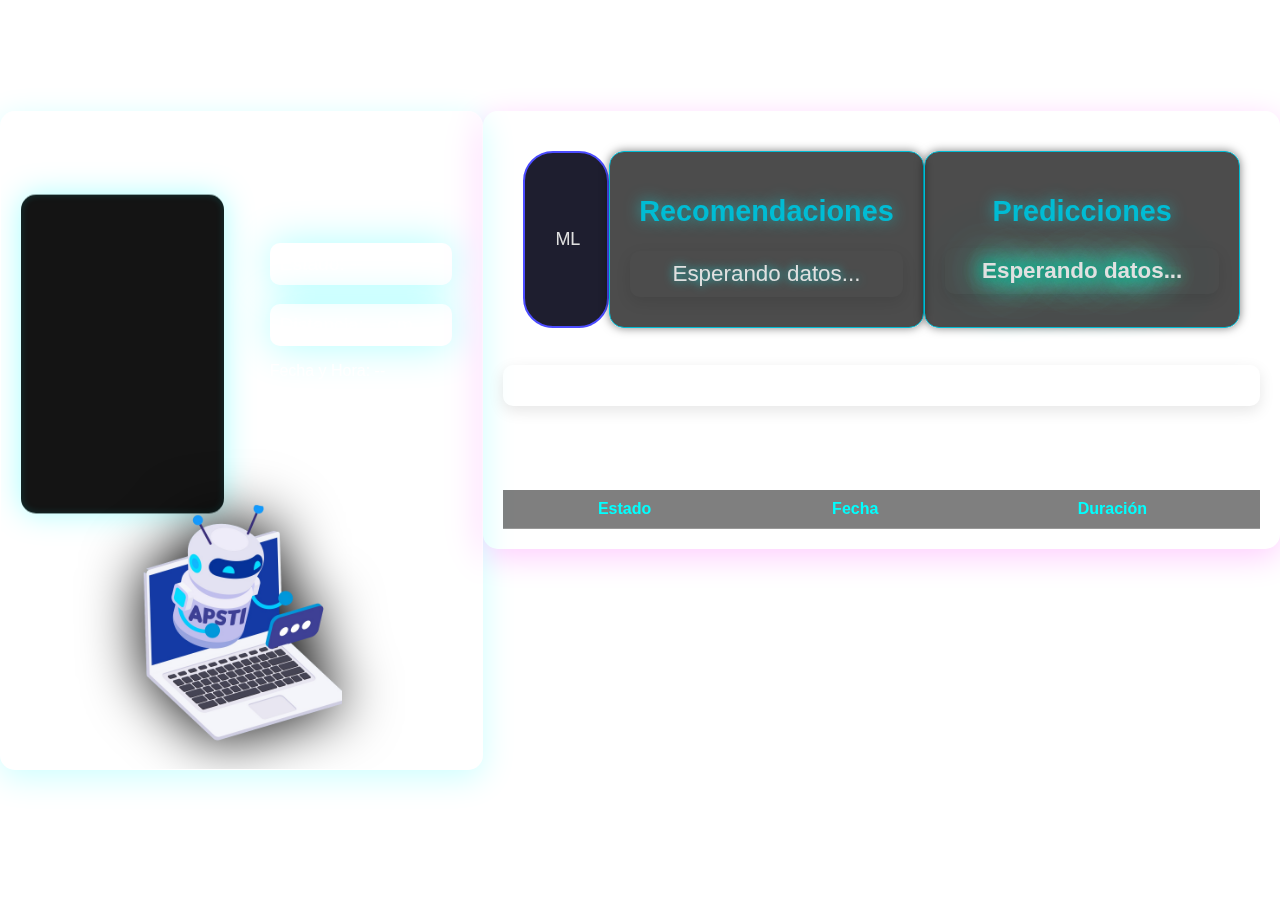
<file: public/index.html>
<!DOCTYPE html>
<html lang="es">
  <head>
    <meta charset="UTF-8" />
    <meta name="viewport" content="width=device-width, initial-scale=1.0" />
    <title>💦FlotaBin IA</title>
    <link rel="stylesheet" href="styles.css" />
    <link rel="icon" href="/public/images/Robot.png" type="image/x-icon" />
  </head>
  <body>
    <!--     AIzaSyDK7fN73zyVMYsj0g_ZP5HOKyOlZfTouxI -->
    <div class="container-principal">
      <div class="left-section">
        <!-- Contenido de la sección izquierda -->
        <h2 id="h2e">FlotaBin IA</h2>
        <div class="content">
          <!-- Tacho a la izquierda -->
          <div class="tacho">
            <div id="nivel" class="nivel"></div>
          </div>

          <!-- Info a la derecha -->
          <div class="info">
            <p id="estado">Estado: --</p>
            <p id="distancia">Distancia: -- cm</p>
            <p id="fecha">Fecha y Hora: --</p>
            <p id="alerta" class="alerta"></p>
          </div>
        </div>

        <div class="audio-container" id="audioContainer">
          <div class="audio-icon"></div>
          <audio id="audioPlayer" controls></audio>
        </div>
      </div>

      <!-- Sección Derecha -->
      <div class="right-section">
        <div class="guardar">
          <button id="guardadito" onclick="window.location.href='#'">ML</button>

          <div id="recommendations">
            <div class="analysis">
              <h2>Recomendaciones</h2>
              <p id="mensajeRecomendacion">Esperando datos...</p>
            </div>
          </div>
          <div id="recommendations">
            <div class="analysis">
              <h2>Predicciones</h2>
              <p id="prediccionLlenado">Esperando datos...</p>
              <div id="waterEffect"></div>
              <div class="sparks" id="sparksEffect"></div>
            </div>
          </div>
        </div>
        <div class="analysis">
          <p id="averageFillTime">Promedio: -- segundos</p>
        </div>

        <!-- Tabla -->
        <div class="table-section">
          <h2>Duración de los estados</h2>
          <div class="tablita">
            <table>
              <thead>
                <tr>
                  <th>Estado</th>
                  <th>Fecha</th>
                  <th>Duración</th>
                </tr>
              </thead>
              <tbody id="estadoTable"></tbody>
            </table>
          </div>
        </div>
      </div>
    </div>

    <script type="module" src="./js/main.js"></script>
  </body>
</html>
</file>
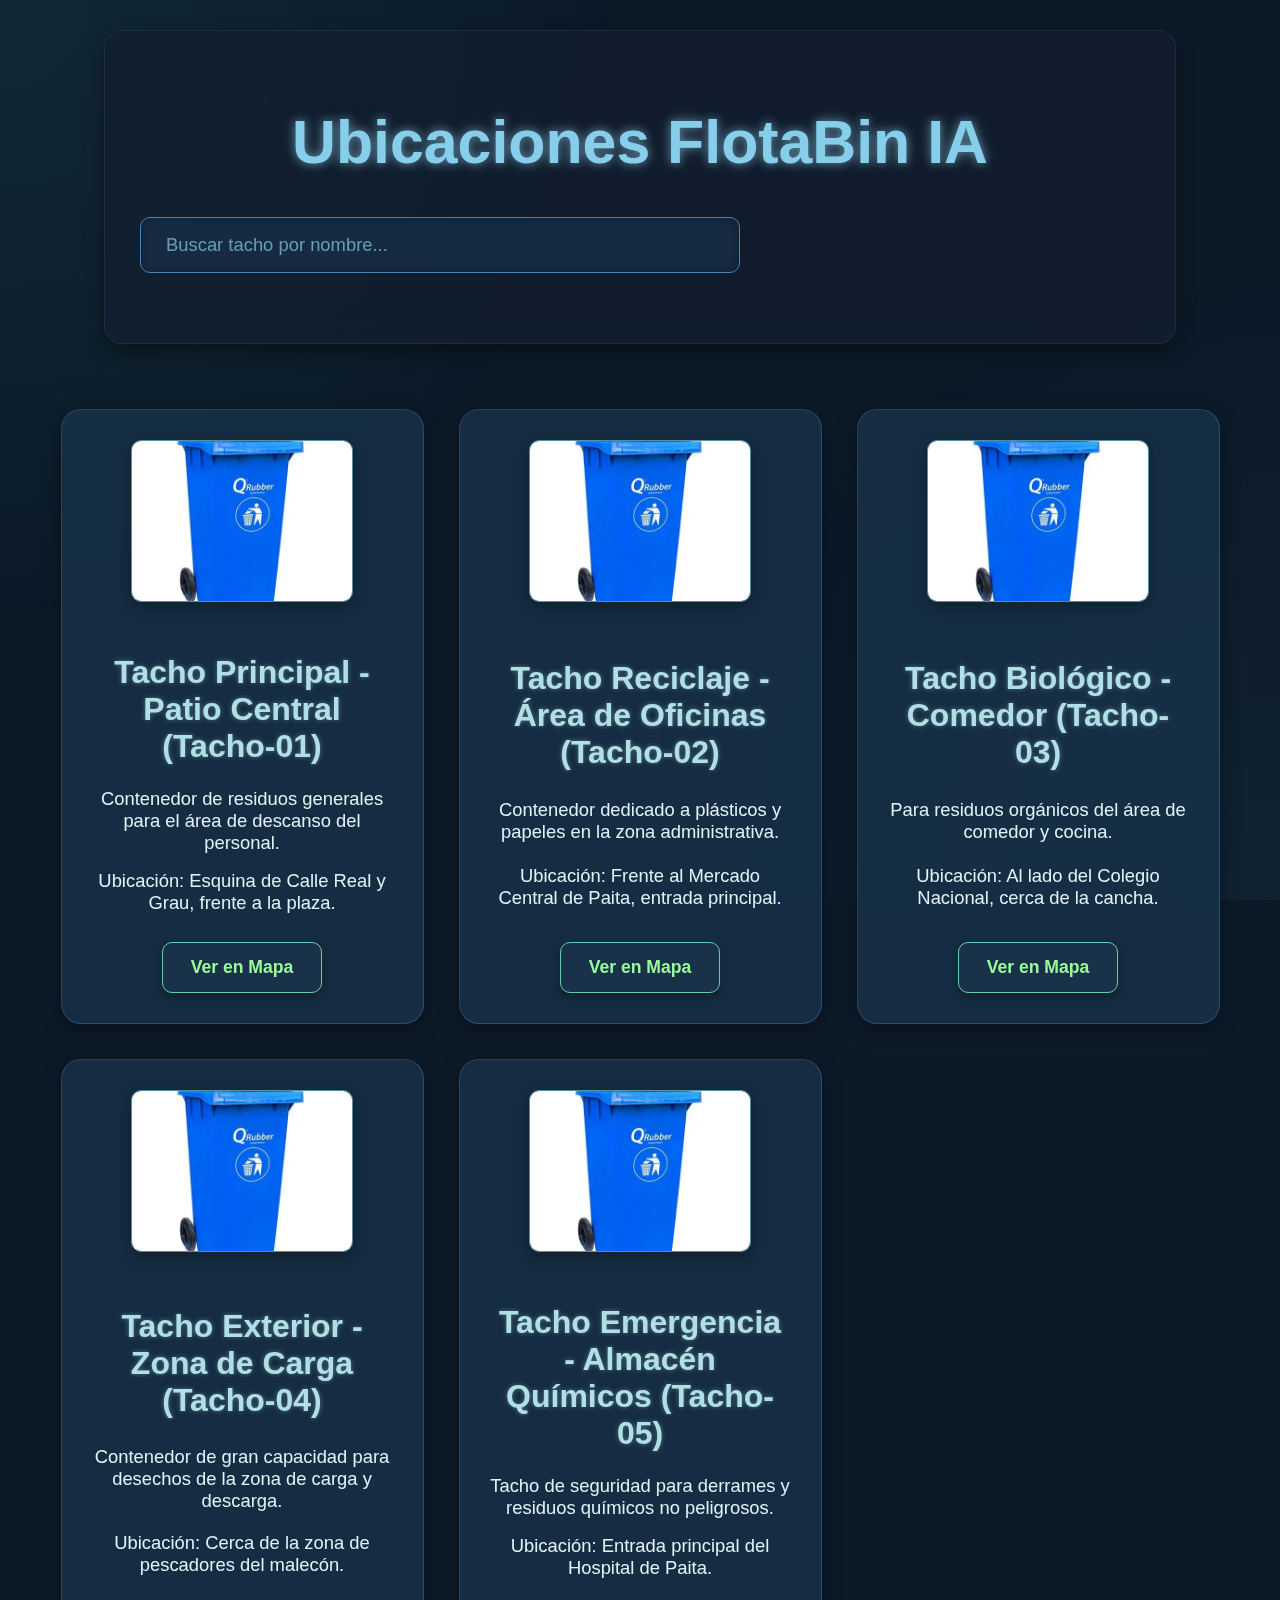
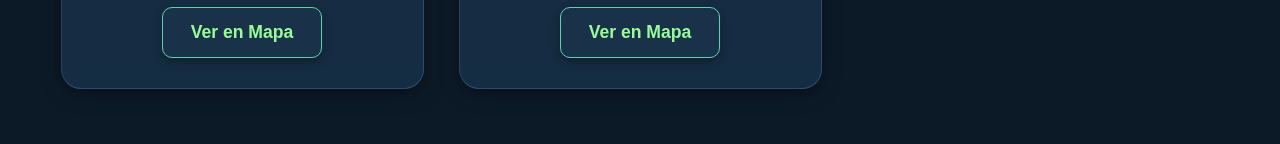
<file: public/modules/ubicacion/index.html>
<!DOCTYPE html>
<html lang="es">
  <head>
    <meta charset="UTF-8" />
    <meta name="viewport" content="width=device-width, initial-scale=1.0" />
    <title>FlotaBin IA - Ubicaciones</title>
    <link rel="stylesheet" href="../../styles.css" />
    <link rel="icon" href="../../images/Robot.png" type="image/x-icon" />
    <style>
      /* Estilos generales para el cuerpo */
      body {
        background-color: #0c1a28; /* Fondo muy oscuro, ligeramente azulado */
        color: #e0f2f7; /* Texto blanco azulado suave */
        font-family: "Segoe UI", Tahoma, Geneva, Verdana, sans-serif;
        display: flex;
        flex-direction: column;
        align-items: center;
        min-height: 100vh;
        padding: 30px; /* Aumentado para mejor espaciado */
        box-sizing: border-box;
        position: relative; /* Necesario para los pseudo-elementos fijos */
        overflow-x: hidden; /* Evita el scroll horizontal */
      }

      /* Pseudo-elemento para el fondo animado que cambiará las imágenes y tendrá blur */
      body::before {
        content: "";
        position: fixed;
        top: 0;
        left: 0;
        width: 100%;
        height: 100%;
        background-repeat: no-repeat;
        background-position: center center;
        background-size: cover; /* Las imágenes cubren todo el espacio */
        opacity: 0.3; /* Opacidad reducida para un efecto más sutil */
        z-index: -1; /* Detrás de todo el contenido */
        pointer-events: none; /* Asegura que no interfiera con interacciones */
        filter: blur(5px); /* ¡El efecto BLUR para el fondo! */

        /* Animación para cambiar las imágenes de fondo */
        animation: changeBackground 45s infinite ease-in-out; /* Duración total del ciclo */
        transition: background-image 1.5s ease-in-out, opacity 1.5s ease-in-out; /* Transición suave entre imágenes y opacidad */
      }

      /* Overlay de gradiente adicional para un toque más moderno y cohesivo */
      body::after {
        content: "";
        position: fixed;
        top: 0;
        left: 0;
        width: 100%;
        height: 100%;
        background: radial-gradient(
            circle at top left,
            rgba(64, 224, 208, 0.08) 0%,
            transparent 40%
          ),
          /* Turquesa/cian suave */
            radial-gradient(
              circle at bottom right,
              rgba(70, 130, 180, 0.08) 0%,
              transparent 40%
            ); /* Azul acero suave */
        z-index: -1;
        pointer-events: none;
      }

      /* Keyframes para la animación de cambio de imagen de fondo */
      @keyframes changeBackground {
        0% {
          background-image: url("/images/fondo1.jpg");
          opacity: 0.3;
        }
        15% {
          background-image: url("/images/fondo1.jpg");
          opacity: 0.3;
        }
        25% {
          background-image: url("/images/fondo1.jpg");
          opacity: 0.3;
        }
        33% {
          background-image: url("/images/fondo2.jpg");
          opacity: 0.3;
        }
        48% {
          background-image: url("/images/fondo2.jpg");
          opacity: 0.3;
        }
        58% {
          background-image: url("/images/fondo5.jpg");
          opacity: 0.3;
        }
        73% {
          background-image: url("/images/fondo5.jpg");
          opacity: 0.3;
        }
        83% {
          background-image: url("/images/fondo1.jpg");
          opacity: 0.3;
        }
        100% {
          background-image: url("/images/fondo1.jpg");
          opacity: 0.3;
        }
      }

      /* Encabezado */
      .ubicacion-header {
        text-align: center;
        margin-bottom: 40px; /* Más espacio */
        width: 90%;
        max-width: 1000px; /* Consistente con dashboard */
        background-color: rgba(
          18,
          30,
          48,
          0.7
        ); /* Fondo oscuro semitransparente */
        padding: 35px; /* Más padding */
        border-radius: 18px; /* Más redondeado */
        box-shadow: 0 8px 20px rgba(0, 0, 0, 0.4); /* Sombra más suave y profunda */
        border: 1px solid rgba(40, 60, 80, 0.5); /* Borde sutil */
        backdrop-filter: blur(8px); /* ¡Más blur para el efecto de vidrio! */
      }

      .ubicacion-header h1 {
        font-size: 3.8em; /* Título grande */
        color: #87ceeb; /* Azul cielo suave */
        text-shadow: 0 0 8px rgba(135, 206, 235, 0.5),
          0 0 15px rgba(173, 216, 230, 0.3); /* Sombra suave, menos neón */
        animation: softGlow 3s ease-in-out infinite alternate; /* Animación de brillo más suave */
      }

      /* Reutilizar la animación softGlow del dashboard si no está definida globalmente */
      @keyframes softGlow {
        from {
          text-shadow: 0 0 8px rgba(135, 206, 235, 0.5),
            0 0 15px rgba(173, 216, 230, 0.3);
        }
        to {
          text-shadow: 0 0 12px rgba(135, 206, 235, 0.7),
            0 0 25px rgba(173, 216, 230, 0.5);
        }
      }

      /* Contenedor de búsqueda */
      .search-container {
        margin-bottom: 35px; /* Espacio ajustado */
        display: flex;
        justify-content: center;
        gap: 15px;
        width: 90%;
        max-width: 600px;
      }

      .search-container input {
        padding: 16px 25px; /* Más padding */
        border: 1px solid #4682b4; /* Azul acero, menos neón */
        border-radius: 10px; /* Más redondeado */
        background-color: rgba(26, 52, 77, 0.6); /* Más oscuro y transparente */
        color: #e0f2f7; /* Texto blanco azulado */
        font-size: 1.15em; /* Ligeramente más grande */
        flex-grow: 1;
        box-shadow: inset 0 0 8px rgba(0, 0, 0, 0.3); /* Sombra interior suave */
        transition: all 0.3s ease;
        backdrop-filter: blur(3px); /* Pequeño blur en el input */
      }

      .search-container input::placeholder {
        color: #87ceeb; /* Placeholder más suave */
        opacity: 0.7;
      }

      .search-container input:focus {
        outline: none;
        border-color: #6a5acd; /* Azul lavanda al enfocar */
        box-shadow: 0 0 10px rgba(106, 90, 205, 0.5),
          inset 0 0 8px rgba(106, 90, 205, 0.3);
        background-color: rgba(
          26,
          52,
          77,
          0.8
        ); /* Un poco más opaco al enfocar */
      }

      /* Grid de tarjetas de ubicación */
      .ubicacion-grid {
        display: grid;
        grid-template-columns: repeat(
          auto-fit,
          minmax(350px, 1fr)
        ); /* Tarjetas un poco más grandes */
        gap: 35px; /* Más espacio */
        padding: 25px; /* Más padding */
        width: 95%;
        max-width: 1300px; /* Ancho máximo aumentado */
      }

      /* Tarjeta de ubicación */
      .ubicacion-card {
        background-color: rgba(
          26,
          52,
          77,
          0.7
        ); /* Menos opaco, más transparente para el blur */
        border: 1px solid rgba(70, 130, 180, 0.4); /* Borde más suave */
        border-radius: 20px; /* Más redondeado */
        padding: 30px; /* Más padding */
        text-align: center;
        box-shadow: 0 5px 20px rgba(0, 0, 0, 0.4),
          0 0 0px rgba(70, 130, 180, 0.2); /* Sombra más sutil y de profundidad */
        transition: transform 0.4s ease-in-out, box-shadow 0.4s ease-in-out,
          background-color 0.4s ease;
        display: flex;
        flex-direction: column;
        justify-content: space-between;
        align-items: center;
        cursor: pointer;
        position: relative; /* Para el efecto de escáner */
        overflow: hidden; /* Para que el escáner no se desborde */
        backdrop-filter: blur(10px); /* ¡Más blur para el efecto de vidrio! */
        border-top: 1px solid rgba(255, 255, 255, 0.1); /* Efecto de brillo superior */
        border-left: 1px solid rgba(255, 255, 255, 0.1); /* Efecto de brillo izquierdo */
      }

      /* Efecto de "escáner de ubicación" al hacer hover en la tarjeta */
      .ubicacion-card::before {
        content: "";
        position: absolute;
        top: 0;
        left: 0;
        width: 100%;
        height: 100%;
        background: linear-gradient(
          to bottom,
          transparent 0%,
          rgba(106, 90, 205, 0.15) 20%,
          /* Azul lavanda suave */ rgba(106, 90, 205, 0.3) 50%,
          /* Centro más brillante */ rgba(106, 90, 205, 0.15) 80%,
          transparent 100%
        );
        transform: translateY(-100%); /* Comienza por encima de la tarjeta */
        transition: transform 0.8s cubic-bezier(0.25, 0.46, 0.45, 0.94),
          opacity 0.8s ease-out; /* Curva de animación más dinámica */
        opacity: 0; /* Oculto por defecto */
        z-index: 0;
        pointer-events: none; /* Asegura que no bloquee interacciones */
      }

      .ubicacion-card:hover::before {
        transform: translateY(100%); /* Se desliza hacia abajo */
        opacity: 1; /* Aparece y se desliza */
      }

      .ubicacion-card > * {
        /* Asegura que el contenido esté por encima del pseudo-elemento */
        position: relative;
        z-index: 1;
      }

      .ubicacion-card:hover {
        transform: translateY(-10px) scale(1.03); /* Mayor elevación y escala */
        background-color: rgba(
          30,
          60,
          90,
          0.8
        ); /* Un poco más oscuro y opaco al hover */
        box-shadow: 0 15px 30px rgba(0, 0, 0, 0.6),
          0 0 15px rgba(70, 130, 180, 0.5); /* Sombra más pronunciada */
      }

      .ubicacion-card h3 {
        color: #b0e0e6; /* Azul claro suave */
        font-size: 2em; /* Título un poco más grande */
        margin-bottom: 15px;
        text-shadow: 0 0 5px rgba(176, 224, 230, 0.4); /* Sombra de texto suave */
      }

      .ubicacion-card p {
        font-size: 1.15em; /* Un poco más grande */
        margin: 8px 0;
        color: #e0f2f7;
      }

      .ubicacion-card .tacho-image-preview {
        width: 100%;
        max-width: 220px; /* Imagen un poco más grande */
        height: 160px;
        object-fit: cover;
        border-radius: 10px; /* Más redondeado */
        border: 1px solid rgba(135, 206, 235, 0.6); /* Borde más suave */
        margin-bottom: 20px;
        box-shadow: 0 5px 15px rgba(0, 0, 0, 0.3),
          inset 0 0 10px rgba(0, 0, 0, 0.2); /* Sombra más sutil */
      }

      .ubicacion-card button {
        background-color: transparent; /* Fondo transparente */
        color: #98fb98; /* Verde menta suave */
        border: 1px solid #66cdaa; /* Borde cian claro */
        padding: 14px 28px; /* Más padding */
        border-radius: 10px;
        font-size: 1.1em;
        font-weight: bold;
        cursor: pointer;
        transition: all 0.4s ease; /* Transición uniforme */
        margin-top: 20px;
        box-shadow: 0 4px 10px rgba(0, 0, 0, 0.3),
          inset 0 0 0px rgba(102, 205, 170, 0); /* Sombra sutil, sin brillo inicial */
        backdrop-filter: blur(5px); /* Blur para el botón también */
      }

      .ubicacion-card button:hover {
        background-color: rgba(
          102,
          205,
          170,
          0.1
        ); /* Fondo muy sutil al hover */
        color: #c0fec0; /* Verde menta un poco más claro */
        transform: translateY(-4px); /* Mayor elevación */
        box-shadow: 0 8px 25px rgba(0, 0, 0, 0.5),
          inset 0 0 20px rgba(102, 205, 170, 0.4); /* Sombra y brillo interior más fuertes */
        border-color: #98fb98; /* Borde más visible al hover */
      }

      /* Mensaje de no encontrado */
      .no-results-message {
        font-size: 1.6em;
        color: #ff8c00; /* Naranja oscuro, menos agresivo */
        text-align: center;
        margin-top: 50px;
        text-shadow: 0 0 6px rgba(255, 140, 0, 0.4); /* Sombra más suave */
      }

      /* Media Queries para Responsividad (ajusta según necesites) */
      @media (max-width: 1200px) {
        .ubicacion-grid {
          grid-template-columns: repeat(auto-fit, minmax(300px, 1fr));
          gap: 30px;
        }
        .ubicacion-header h1 {
          font-size: 3em;
        }
      }

      @media (max-width: 768px) {
        .ubicacion-header h1 {
          font-size: 2.5em;
        }
        .search-container {
          flex-direction: column;
          align-items: center;
          gap: 10px;
        }
        .ubicacion-grid {
          grid-template-columns: 1fr; /* Una columna en pantallas pequeñas */
          padding: 15px;
          gap: 25px;
        }
        body {
          padding: 15px;
        }
        .ubicacion-card {
          padding: 20px;
        }
      }

      @media (max-width: 480px) {
        .ubicacion-header h1 {
          font-size: 2em;
        }
        .search-container input,
        .ubicacion-card button {
          font-size: 1em;
          padding: 10px 20px;
        }
      }
    </style>
  </head>
  <body>
    <div class="ubicacion-header">
      <h1>Ubicaciones FlotaBin IA</h1>
      <div class="search-container">
        <input
          type="text"
          id="ubicacionSearchInput"
          placeholder="Buscar tacho por nombre..."
        />
      </div>
    </div>

    <div class="ubicacion-grid" id="ubicacionGrid"></div>

    <p class="no-results-message" id="noResultsMessage" style="display: none">
      No se encontraron tachos que coincidan con tu búsqueda.
    </p>

    <script type="module" src="./js/ubicacion.js"></script>
  </body>
</html>
</file>
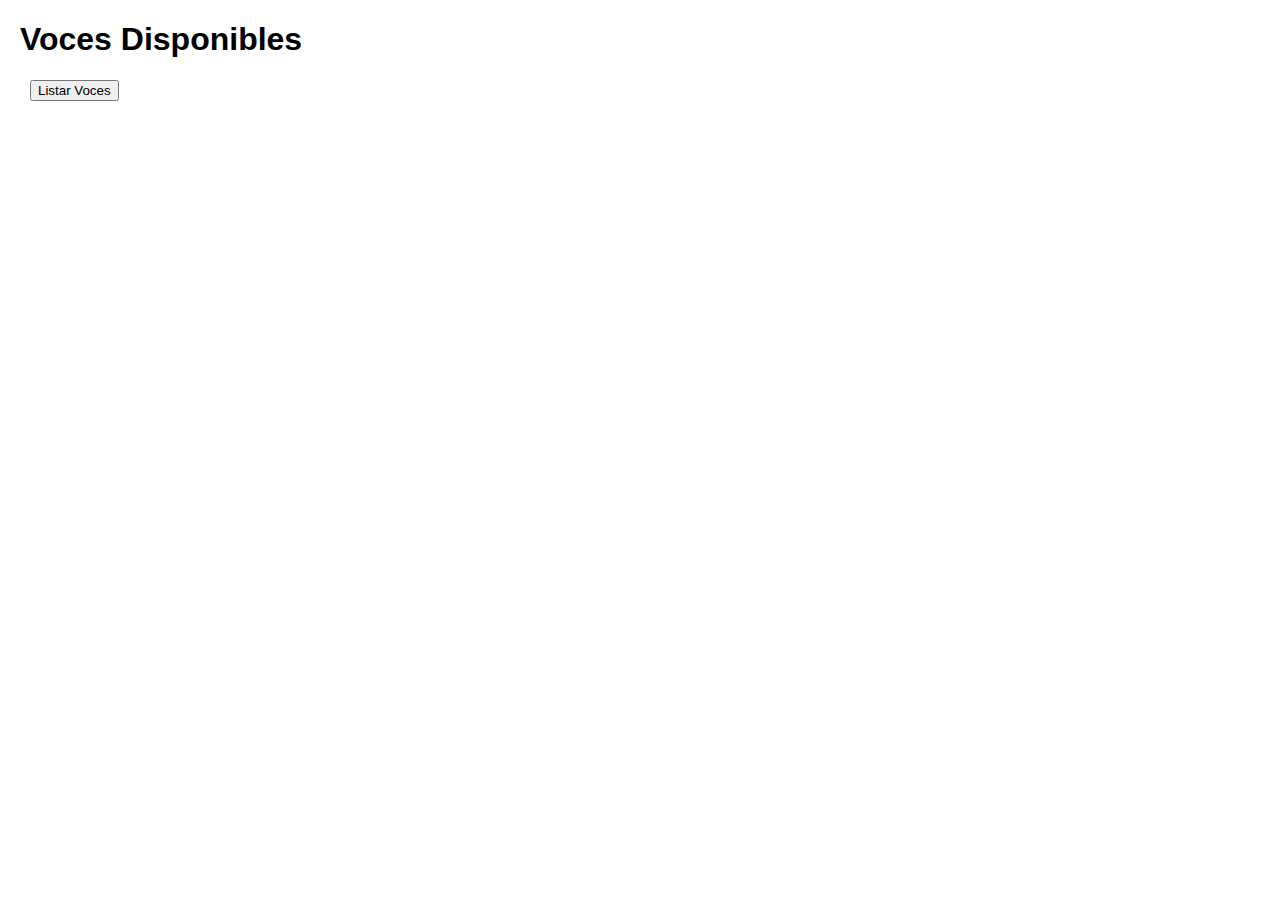
<file: public/code.html>
<!DOCTYPE html>
<html lang="es">
<head>
    <meta charset="UTF-8">
    <meta name="viewport" content="width=device-width, initial-scale=1.0">
    <title>Voces Disponibles</title>
    <style>
        body {
            font-family: Arial, sans-serif;
            margin: 20px;
        }
        button {
            margin-left: 10px;
        }
    </style>
</head>
<body>
    <h1>Voces Disponibles</h1>
    <button id="list-voices-button">Listar Voces</button>
    <div id="voices-list"></div>
    <p id="response"></p>

    <script>
        const synth = window.speechSynthesis;
        const voicesListElement = document.getElementById('voices-list');
        const responseElement = document.getElementById('response');
        let currentUtterance = null; // Variable para almacenar el utterance actual

        function listVoices() {
            // Asegurarse de que las voces estén cargadas
            if (synth.getVoices().length === 0) {
                synth.onvoiceschanged = () => {
                    displayVoices();
                };
            } else {
                displayVoices();
            }
        }

        function displayVoices() {
            const voices = synth.getVoices();
            voicesListElement.innerHTML = ''; // Limpiar el contenido previo
            voices.forEach((voice, index) => {
                const voiceElement = document.createElement('div');
                voiceElement.innerHTML = `
                    <strong>${index}: ${voice.name}</strong> (${voice.lang})
                    <button onclick="speakWithVoice('${voice.name}')">Escuchar</button>
                `;
                voicesListElement.appendChild(voiceElement);
            });
        }

        function speakWithVoice(voiceName) {
            // Detener la reproducción actual si hay alguna
            if (currentUtterance) {
                synth.cancel(); // Detiene cualquier utterance en reproducción
            }

            const utterance = new SpeechSynthesisUtterance('Hola, esta es una prueba de la voz seleccionada.');
            utterance.lang = 'es-ES'; // Ajustar el idioma si es necesario
            const voices = synth.getVoices();
            const selectedVoice = voices.find(voice => voice.name === voiceName);
            if (selectedVoice) {
                utterance.voice = selectedVoice;
                utterance.onend = () => {
                    // Cuando termine de hablar, habilitar el botón de escuchar nuevamente
                    responseElement.textContent = 'Listo para otra voz.';
                };
                currentUtterance = utterance; // Actualiza el utterance actual
                synth.speak(utterance);
            } else {
                responseElement.textContent = 'La voz seleccionada no está disponible.';
            }
        }

        document.getElementById('list-voices-button').addEventListener('click', listVoices);
    </script>
</body>
</html>
</file>
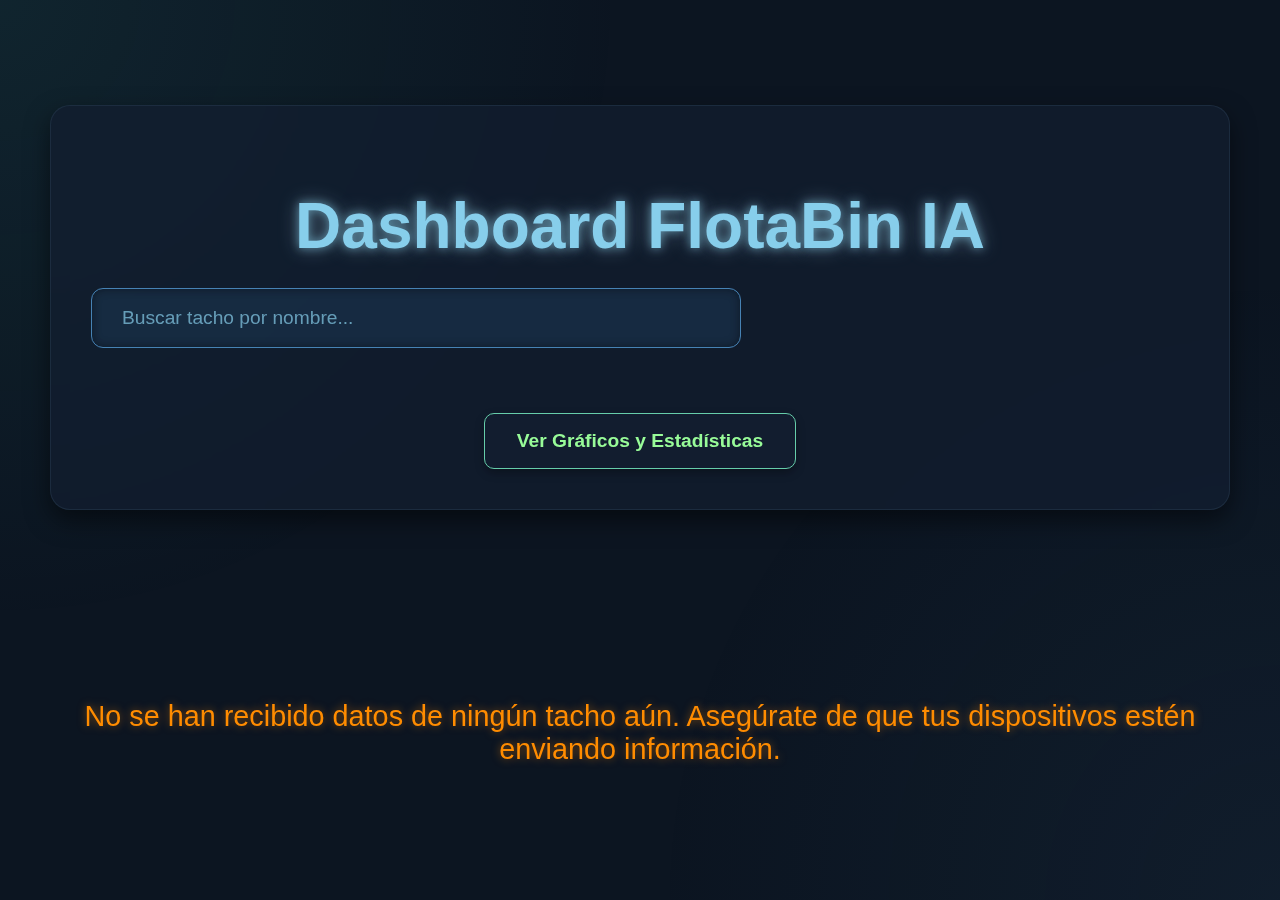
<file: public/modules/dashboard.html>
<!DOCTYPE html>
<html lang="es">
  <head>
    <meta charset="UTF-8" />
    <meta name="viewport" content="width=device-width, initial-scale=1.0" />
    <title>FlotaBin IA - Dashboard</title>
    <link rel="stylesheet" href="../styles.css" />
    <link rel="icon" href="../images/Robot.png" type="image/x-icon" />
    <style>
      /* Estilos generales para el cuerpo */
      body {
        background-color: #0c1521; /* Fondo muy oscuro, casi azul profundo */
        color: #e0f2f7; /* Texto blanco azulado, menos neón */
        font-family: "Segoe UI", Tahoma, Geneva, Verdana, sans-serif;
        display: flex;
        flex-direction: column;
        align-items: center;
        min-height: 100vh;
        padding: 30px;
        box-sizing: border-box;
        position: relative;
        overflow-x: hidden;
      }

      /* Pseudo-elemento para el fondo animado que cambiará las imágenes */
      body::before {
        content: "";
        position: fixed;
        top: 0;
        left: 0;
        width: 100%;
        height: 100%;
        background-repeat: no-repeat;
        background-position: center center;
        background-size: cover;
        opacity: 0.4; /* Opacidad reducida para un efecto más sutil y "de fondo" */
        z-index: -1;
        pointer-events: none;

        animation: changeBackground 45s infinite ease-in-out;
        transition: background-image 1s ease-in-out, opacity 1s ease-in-out; /* Transición suave entre imágenes */
      }

      /* Overlay de gradiente adicional para un toque más moderno y cohesivo */
      body::after {
        content: "";
        position: fixed;
        top: 0;
        left: 0;
        width: 100%;
        height: 100%;
        background: radial-gradient(
            circle at top left,
            rgba(64, 224, 208, 0.08) 0%,
            transparent 40%
          ),
          /* Turquesa/cian suave */
            radial-gradient(
              circle at bottom right,
              rgba(70, 130, 180, 0.08) 0%,
              transparent 40%
            ); /* Azul acero suave */
        z-index: -1;
        pointer-events: none;
      }

      /* Keyframes para la animación de cambio de imagen de fondo */
      @keyframes changeBackground {
        0% {
          background-image: url("/images/fondo1.jpg");
          opacity: 0.4;
        }
        15% {
          background-image: url("/images/fondo1.jpg");
          opacity: 0.4;
        }
        25% {
          background-image: url("/images/fondo1.jpg");
          opacity: 0.4;
        }
        33% {
          background-image: url("/images/fondo2.jpg");
          opacity: 0.4;
        }
        48% {
          background-image: url("/images/fondo2.jpg");
          opacity: 0.4;
        }
        58% {
          background-image: url("/images/fondo5.jpg");
          opacity: 0.4;
        }
        73% {
          background-image: url("/images/fondo5.jpg");
          opacity: 0.4;
        }
        83% {
          background-image: url("/images/fondo1.jpg");
          opacity: 0.4;
        }
        100% {
          background-image: url("/images/fondo1.jpg");
          opacity: 0.4;
        }
      }

      /* Encabezado del Dashboard */
      .dashboard-header {
        text-align: center;
        margin-bottom: 50px; /* Más espacio */
        width: 90%;
        max-width: 1100px; /* Un poco más ancho */
        background-color: rgba(18, 30, 48, 0.7); /* Fondo más oscuro y sutil */
        padding: 40px; /* Más padding */
        border-radius: 20px; /* Más redondeado */
        box-shadow: 0 10px 25px rgba(0, 0, 0, 0.5); /* Sombra más profunda */
        border: 1px solid rgba(40, 60, 80, 0.5); /* Borde más suave */
        backdrop-filter: blur(
          8px
        ); /* Más blur para un efecto de vidrio esmerilado */
        position: relative; /* Para el posible efecto de "brillo" */
      }

      .dashboard-header h1 {
        font-size: 4em; /* Título aún más grande */
        color: #87ceeb; /* Azul cielo suave, menos "neón" */
        text-shadow: 0 0 10px rgba(135, 206, 235, 0.6),
          0 0 20px rgba(173, 216, 230, 0.4); /* Sombra suave */
        animation: softGlow 3s ease-in-out infinite alternate; /* Animación de brillo más suave */
        margin-bottom: 25px; /* Más espacio debajo del título */
      }

      @keyframes softGlow {
        from {
          text-shadow: 0 0 8px rgba(135, 206, 235, 0.5),
            0 0 15px rgba(173, 216, 230, 0.3);
        }
        to {
          text-shadow: 0 0 12px rgba(135, 206, 235, 0.7),
            0 0 25px rgba(173, 216, 230, 0.5);
        }
      }

      /* Contenedor de búsqueda */
      .search-container {
        margin-bottom: 40px;
        display: flex;
        justify-content: center;
        gap: 15px;
        width: 80%;
        max-width: 650px; /* Un poco más ancho */
      }

      .search-container input {
        padding: 18px 30px; /* Más padding */
        border: 1px solid #4682b4; /* Azul acero, menos neón */
        border-radius: 12px; /* Más redondeado */
        background-color: rgba(26, 52, 77, 0.6); /* Más oscuro y transparente */
        color: #e0f2f7;
        font-size: 1.2em; /* Más grande */
        flex-grow: 1;
        box-shadow: inset 0 0 10px rgba(0, 0, 0, 0.4); /* Sombra interior suave */
        transition: all 0.4s ease;
        backdrop-filter: blur(3px); /* Pequeño blur en el input */
      }

      .search-container input::placeholder {
        color: #87ceeb; /* Placeholder más suave */
        opacity: 0.7;
      }

      .search-container input:focus {
        outline: none;
        border-color: #6a5acd; /* Azul lavanda al enfocar */
        box-shadow: 0 0 10px rgba(106, 90, 205, 0.6),
          inset 0 0 10px rgba(106, 90, 205, 0.4); /* Sombra de foco más suave */
        background-color: rgba(
          26,
          52,
          77,
          0.8
        ); /* Un poco más opaco al enfocar */
      }

      /* Grid de tachos */
      .tacho-grid {
        display: grid;
        grid-template-columns: repeat(
          auto-fit,
          minmax(300px, 1fr)
        ); /* Adjusted minmax for better desktop scaling */
        gap: 45px; /* Más espacio */
        padding: 40px; /* Más padding */
        width: 95%;
        max-width: 1500px; /* Ancho máximo aumentado */
      }

      /* Tarjeta individual de tacho */
      .tacho-card {
        background-color: rgba(
          26,
          52,
          77,
          0.7
        ); /* Menos opaco, más transparente para el blur */
        border: 1px solid rgba(70, 130, 180, 0.4); /* Borde más suave */
        border-radius: 20px; /* Aún más redondeado */
        padding: 35px; /* Más padding */
        text-align: center;
        box-shadow: 0 5px 20px rgba(0, 0, 0, 0.4),
          0 0 0px rgba(70, 130, 180, 0.2); /* Sombra más sutil y de profundidad */
        transition: transform 0.4s ease-in-out, box-shadow 0.4s ease-in-out,
          background-color 0.4s ease;
        display: flex;
        flex-direction: column;
        justify-content: space-between;
        min-height: 280px; /* Reduced min-height slightly for better scaling */
        position: relative;
        overflow: hidden;
        backdrop-filter: blur(10px); /* ¡Más blur para el efecto de vidrio! */
        border-top: 1px solid rgba(255, 255, 255, 0.1); /* Efecto de brillo superior */
        border-left: 1px solid rgba(255, 255, 255, 0.1); /* Efecto de brillo izquierdo */
      }

      /* Efecto de "escáner de ubicación" al hacer hover en la tarjeta */
      .tacho-card::before {
        content: "";
        position: absolute;
        top: 0;
        left: 0;
        width: 100%;
        height: 100%;
        background: linear-gradient(
          to bottom,
          transparent 0%,
          rgba(106, 90, 205, 0.15) 20%,
          /* Azul lavanda suave */ rgba(106, 90, 205, 0.3) 50%,
          /* Centro más brillante */ rgba(106, 90, 205, 0.15) 80%,
          transparent 100%
        );
        transform: translateY(-100%); /* Comienza por encima de la tarjeta */
        transition: transform 0.8s cubic-bezier(0.25, 0.46, 0.45, 0.94),
          opacity 0.8s ease-out; /* Curva de animación más dinámica */
        opacity: 0; /* Oculto por defecto */
        z-index: 0;
        pointer-events: none; /* Asegura que no bloquee interacciones */
      }

      .tacho-card:hover::before {
        transform: translateY(100%); /* Se desliza hacia abajo */
        opacity: 1; /* Aparece y se desliza */
      }

      .tacho-card > * {
        position: relative;
        z-index: 1;
      }

      .tacho-card:hover {
        transform: translateY(-10px) scale(1.03);
        background-color: rgba(
          30,
          60,
          90,
          0.8
        ); /* Un poco más oscuro y opaco al hover */
        box-shadow: 0 15px 30px rgba(0, 0, 0, 0.6),
          0 0 15px rgba(70, 130, 180, 0.5); /* Sombra más pronunciada */
      }

      .tacho-card h3 {
        color: #b0e0e6; /* Azul claro suave */
        font-size: 2em; /* Adjusted font size for better scaling */
        margin-bottom: 20px; /* Reduced margin */
        text-shadow: 0 0 5px rgba(176, 224, 230, 0.4); /* Sombra de texto suave */
      }

      /* Visual del tacho (miniatura) - Integrated 'tacho' styles */
      .tacho-card .tacho-visual {
        width: 100px; /* Original size, adapt for mobile in media queries */
        height: 150px; /* Original size, adapt for mobile in media queries */
        /* background-color: rgba(43, 79, 115, 0.7); Removed this background, using new tacho style */
        background: #141414; /* New background from your tacho example */
        border: 2px solid #6a5acd; /* Original border */
        border-radius: 15px; /* Original border-radius */
        margin: 20px auto; /* Original margin */
        position: relative;
        overflow: hidden; /* Crucial for the liquid fill */
        display: flex;
        flex-direction: column-reverse; /* Ensure fill starts from bottom */
        box-shadow: inset 0 0 8px rgba(0, 255, 255, 0.144),
          0 0 30px rgba(0, 255, 255, 0.342); /* New box-shadow from tacho example */
        transform: rotateX(5deg); /* Initial transform from tacho example */
        transition: transform 0.3s ease-in-out, box-shadow 0.3s ease-in-out; /* Transitions for hover effect */
        backdrop-filter: blur(2px); /* Original backdrop-filter */
      }

      /* Animation when tacho-visual is hovered */
      .tacho-card .tacho-visual:hover {
        transform: scale(1.05) rotateX(5deg) rotateY(5deg); /* More subtle hover for dashboard */
        box-shadow: inset 0 0 50px rgba(0, 255, 255, 0.5),
          0 0 60px rgba(0, 255, 255, 0.8);
      }

      /* The level inside the bin - Integrated 'nivel' styles */
      /* ... (todo tu CSS anterior hasta .tacho-card .tacho-fill) ... */

      /* El nivel dentro del tacho - Integrated 'nivel' styles */
      .tacho-card .tacho-fill {
        width: 100%;
        height: 0; /* Starts empty */
        /* Remove fixed background and box-shadow here */
        /* background: linear-gradient(135deg, rgba(0, 255, 255, 0.6), rgba(0, 150, 255, 0.8)); */
        position: absolute; /* positioned relative to .tacho-visual */
        bottom: 0;
        transition: height 0.7s ease-in-out; /* Smooth fill transition */
        /* Remove fixed box-shadow here */
        /* box-shadow: 0 0 20px rgba(0, 255, 255, 0.8); */
        overflow: hidden; /* Important for bubble/lava overflows */
        animation: cambioColor 10s infinite alternate ease-in-out; /* Color animation */

        /* Initial values for custom properties (will be overridden by JS) */
        --color-base-1: rgba(0, 255, 255, 0.6);
        --color-base-2: rgba(0, 150, 255, 0.8);
        --glow-color: rgba(0, 255, 255, 0.8);

        /* Apply initial background and box-shadow using variables */
        background: linear-gradient(
          135deg,
          var(--color-base-1),
          var(--color-base-2)
        );
        box-shadow: 0 0 20px var(--glow-color);
      }

      /* Bubbles inside the level */
      .tacho-card .tacho-fill::before {
        content: "";
        position: absolute;
        width: 150%;
        height: 200%;
        top: -150%;
        left: -25%;
        background: radial-gradient(
          circle,
          rgba(255, 255, 255, 0.2),
          transparent
        );
        animation: burbujeo 4s infinite ease-in-out;
        filter: blur(10px);
        opacity: 0.6;
      }

      /* Lava effect inside the level */
      .tacho-card .tacho-fill::after {
        content: "";
        position: absolute;
        width: 150%;
        height: 150%;
        /* Use variables for lava effect as well for consistency */
        background: radial-gradient(
          circle at center,
          var(--color-lava-center, rgba(0, 255, 255, 0.6)),
          var(--color-lava-edge, rgba(0, 150, 255, 0.3)),
          transparent
        );
        top: -50%;
        left: -25%;
        animation: lava 3s infinite linear;
        filter: blur(15px);
        opacity: 0.8;
      }

      /* Fill level simulation on hover of the tacho-visual (adjust as needed) */
      .tacho-card .tacho-visual:hover .tacho-fill {
        height: 80%; /* Simulates bin filling */
        animation: cambioColor 5s infinite alternate ease-in-out; /* Faster color change on hover */
      }

      /* Keyframes for bubble animation */
      @keyframes burbujeo {
        0% {
          transform: translateY(0) scale(1);
        }
        50% {
          transform: translateY(-100%) scale(1.2);
        }
        100% {
          transform: translateY(0) scale(1);
        }
      }

      /* Keyframes for lava animation */
      @keyframes lava {
        0% {
          transform: translateY(0) scale(1);
        }
        50% {
          transform: translateY(-80%) scale(1.3);
        }
        100% {
          transform: translateY(0) scale(1);
        }
      }

      /* Keyframes for gradual color change - NOW USING CSS VARIABLES */
      @keyframes cambioColor {
        0% {
          background: linear-gradient(
            135deg,
            var(--color-base-1),
            var(--color-base-2)
          );
          box-shadow: 0 0 20px var(--glow-color);
        }
        25% {
          background: linear-gradient(
            135deg,
            var(--color-step1-1),
            var(--color-step1-2)
          );
          box-shadow: 0 0 20px var(--glow-step1);
        }
        50% {
          background: linear-gradient(
            135deg,
            var(--color-step2-1),
            var(--color-step2-2)
          );
          box-shadow: 0 0 20px var(--glow-step2);
        }
        75% {
          background: linear-gradient(
            135deg,
            var(--color-step3-1),
            var(--color-step3-2)
          );
          box-shadow: 0 0 20px var(--glow-step3);
        }
        100% {
          background: linear-gradient(
            135deg,
            var(--color-step4-1),
            var(--color-step4-2)
          );
          box-shadow: 0 0 20px var(--glow-step4);
        }
      }

      /* ... (el resto de tu CSS para .tacho-card p, buttons, media queries) ... */

      .tacho-card p {
        font-size: 1.25em; /* Un poco más grande */
        margin: 10px 0;
        color: #e0f2f7; /* Color de texto suave */
      }

      .tacho-card .status-text {
        font-weight: bold;
        color: #87ceeb; /* Azul cielo suave */
        text-shadow: 0 0 3px rgba(135, 206, 235, 0.6); /* Sombra de texto muy suave */
      }

      /* Botones con estilo "Ghost" y profundidad */
      .tacho-card button,
      .dashboard-header button {
        background-color: transparent; /* Fondo transparente */
        color: #98fb98; /* Verde menta suave, menos brillante */
        border: 1px solid #66cdaa; /* Borde cian claro */
        padding: 16px 32px; /* Más padding */
        border-radius: 10px;
        font-size: 1.2em;
        font-weight: bold;
        cursor: pointer;
        transition: all 0.4s ease; /* Transición más uniforme */
        margin-top: 25px;
        box-shadow: 0 4px 10px rgba(0, 0, 0, 0.3),
          inset 0 0 0px rgba(102, 205, 170, 0); /* Sombra sutil, sin brillo inicial */
        backdrop-filter: blur(5px); /* Blur para el botón también */
      }

      .tacho-card button:last-of-type {
        /* Espacio entre los dos botones de la tarjeta */
        margin-top: 15px;
      }

      .tacho-card button:hover,
      .dashboard-header button:hover {
        background-color: rgba(
          102,
          205,
          170,
          0.1
        ); /* Fondo muy sutil al hover */
        color: #c0fec0; /* Verde menta un poco más claro */
        transform: translateY(-4px); /* Mayor elevación */
        box-shadow: 0 8px 25px rgba(0, 0, 0, 0.5),
          inset 0 0 20px rgba(102, 205, 170, 0.4); /* Sombra y brillo interior más fuertes */
        border-color: #98fb98; /* Borde más visible al hover */
      }

      /* Mensaje de "Sin datos" */
      .no-data-message {
        font-size: 1.8em;
        color: #ff8c00; /* Naranja oscuro, menos agresivo */
        text-align: center;
        margin-top: 60px;
        text-shadow: 0 0 8px rgba(255, 140, 0, 0.5); /* Sombra más suave */
      }

      /* Media Queries para Responsividad (ajusta según necesites) */
      @media (max-width: 1200px) {
        .tacho-grid {
          grid-template-columns: repeat(auto-fit, minmax(280px, 1fr));
          gap: 30px;
        }
        .dashboard-header h1 {
          font-size: 3em;
        }
      }

      @media (max-width: 768px) {
        .dashboard-header h1 {
          font-size: 2.2em; /* Smaller on mobile */
        }
        .search-container {
          flex-direction: column;
          align-items: center;
          gap: 10px;
        }
        .tacho-grid {
          grid-template-columns: repeat(
            2,
            1fr
          ); /* TWO COLUMNS ON SMALLER SCREENS */
          padding: 15px;
          gap: 20px; /* Slightly reduced gap for more compact look */
        }
        body {
          padding: 15px;
        }
        .tacho-card {
          padding: 20px; /* Reduced padding */
          min-height: 240px; /* Adjusted min-height */
        }
        .tacho-card h3 {
          font-size: 1.8em; /* Adjusted font size */
          margin-bottom: 15px; /* Reduced margin */
        }
        .tacho-card .tacho-visual {
          width: 70px; /* Smaller visual */
          height: 100px; /* Smaller visual */
          margin: 10px auto; /* Adjusted margin */
          /* Adjust box-shadow for smaller size if needed */
          box-shadow: inset 0 0 6px rgba(0, 255, 255, 0.144),
            0 0 20px rgba(0, 255, 255, 0.342);
        }
        .tacho-card .tacho-visual:hover {
          transform: scale(1.05) rotateX(5deg) rotateY(5deg);
          box-shadow: inset 0 0 30px rgba(0, 255, 255, 0.5),
            0 0 40px rgba(0, 255, 255, 0.8);
        }
        .tacho-card p {
          font-size: 1em; /* Smaller text */
          margin: 5px 0; /* Reduced margin */
        }
        .tacho-card button {
          font-size: 1em; /* Smaller button font */
          padding: 12px 24px; /* Smaller button padding */
          margin-top: 15px; /* Adjusted margin */
        }
        .tacho-card button:last-of-type {
          margin-top: 8px; /* Adjusted margin */
        }
      }

      @media (max-width: 480px) {
        .dashboard-header h1 {
          font-size: 1.8em;
        }
        .search-container input,
        .tacho-card button,
        .dashboard-header button {
          font-size: 0.9em;
          padding: 8px 16px;
        }
        .tacho-grid {
          grid-template-columns: 1fr; /* Single column on very small screens for readability */
          gap: 15px; /* Smaller gap */
        }
        .tacho-card {
          padding: 15px; /* Even less padding */
          min-height: 200px; /* Further adjusted min-height */
        }
        .tacho-card h3 {
          font-size: 1.6em;
        }
        .tacho-card .tacho-visual {
          width: 60px; /* Even smaller visual */
          height: 90px; /* Even smaller visual */
          box-shadow: inset 0 0 4px rgba(0, 255, 255, 0.144),
            0 0 15px rgba(0, 255, 255, 0.342);
        }
        .tacho-card .tacho-visual:hover {
          transform: scale(1.05) rotateX(5deg) rotateY(5deg);
          box-shadow: inset 0 0 20px rgba(0, 255, 255, 0.5),
            0 0 30px rgba(0, 255, 255, 0.8);
        }
        .tacho-card p {
          font-size: 0.9em;
        }
      }
    </style>
  </head>
  <body>
    <div class="dashboard-header">
      <h1>Dashboard FlotaBin IA</h1>
      <div class="search-container">
        <input
          type="text"
          id="searchInput"
          placeholder="Buscar tacho por nombre..."
        />
      </div>
      <button onclick="window.location.href='graficos/index.html'">
        Ver Gráficos y Estadísticas
      </button>
    </div>

    <div class="tacho-grid" id="tachoGrid"></div>

    <p class="no-data-message" id="noDataMessage" style="display: none">
      No se han recibido datos de ningún tacho aún. Asegúrate de que tus
      dispositivos estén enviando información.
    </p>

    <script type="module" src="./js/dashboard.js"></script>
  </body>
</html>
</file>
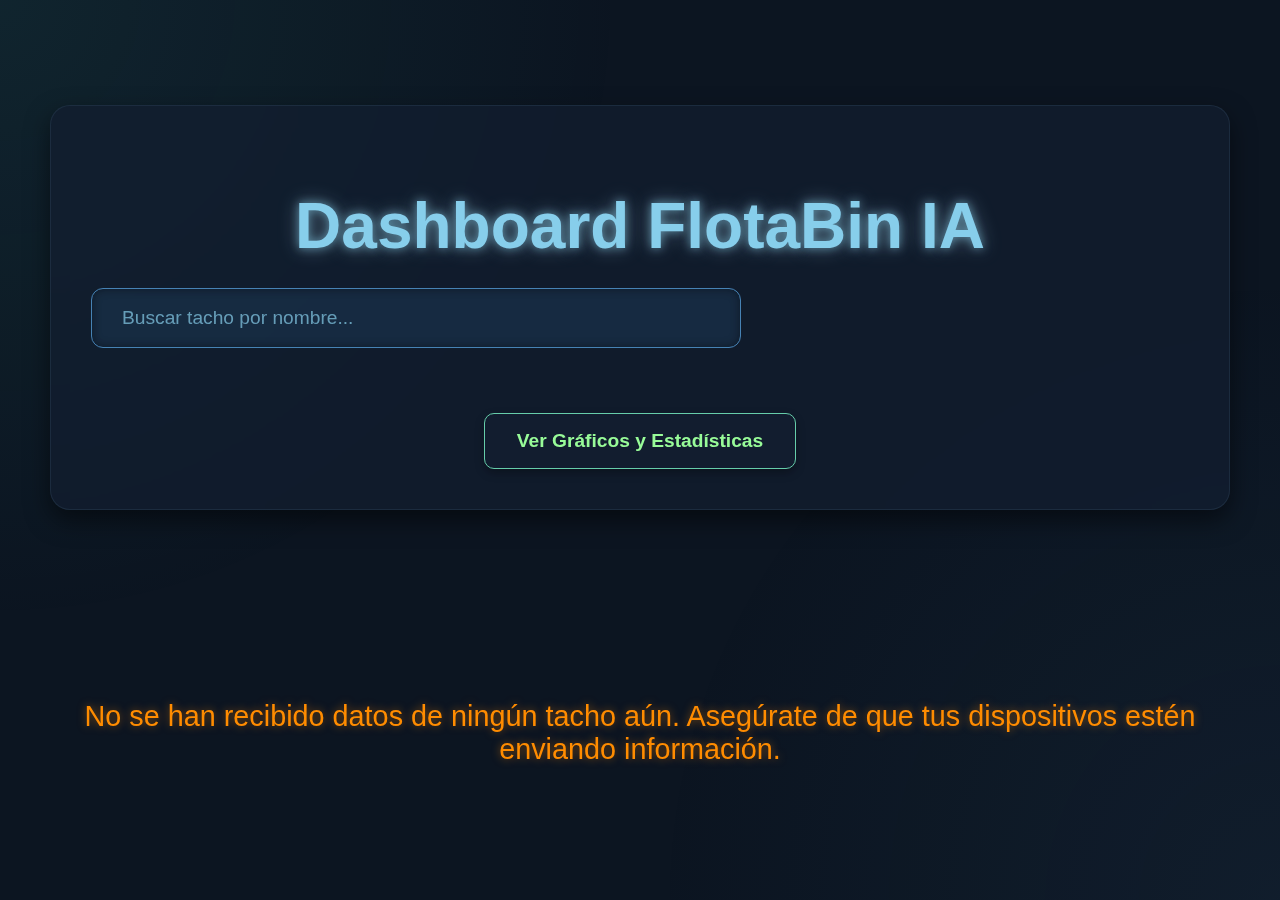
<file: public/modules/tacho.html>
<!DOCTYPE html>
<html lang="es">
  <head>
    <meta charset="UTF-8" />
    <meta name="viewport" content="width=device-width, initial-scale=1.0" />
    <title>💦FlotaBin IA - Detalle del Tacho</title>
    <link rel="stylesheet" href="./styles.css" />
    <link rel="icon" href="../images/Robot.png" type="image/x-icon" />
  </head>
  <body>
    <div class="container-principal">
      <div class="left-section">
        <h2 id="h2e">FlotaBin IA</h2>
        <div class="content">
          <div class="tacho">
            <div id="nivel" class="nivel"></div>
          </div>
          <div class="info">
            <p id="estado">Estado: --</p>
            <p id="distancia">Distancia: -- cm</p>
            <p id="fecha">Fecha y Hora: --</p>
            <p id="alerta" class="alerta"></p>
          </div>
        </div>

        <div class="audio-container" id="audioContainer">
          <div class="audio-icon"></div>
          <audio id="audioPlayer" controls></audio>
        </div>
      </div>

      <div class="right-section">
        <div class="guardar">
          <button id="guardadito" onclick="window.location.href='#'">ML</button>

          <div id="recommendations">
            <div class="analysis">
              <h2>Recomendaciones</h2>
              <p id="mensajeRecomendacion">Esperando datos...</p>
            </div>
          </div>
          <div id="recommendations">
            <div class="analysis">
              <h2>Predicciones</h2>
              <p id="prediccionLlenado">Esperando datos...</p>
              <div id="waterEffect"></div>
              <div class="sparks" id="sparksEffect"></div>
            </div>
          </div>
        </div>
        <div class="analysis">
          <p id="averageFillTime">Promedio: -- segundos</p>
        </div>

        <div class="table-section">
          <h2>Duración de los estados</h2>
          <div class="tablita">
            <table>
              <thead>
                <tr>
                  <th>Estado</th>
                  <th>Fecha</th>
                  <th>Duración</th>
                </tr>
              </thead>
              <tbody id="estadoTable"></tbody>
            </table>
          </div>
        </div>
      </div>
    </div>

    <script type="module" src="./js/tacho.js"></script>
    <script type="module" src="./js/websocket.js"></script>
    <script type="module" src="./js/ui.js"></script>
    <script type="module" src="./js/state.js"></script>
    <script type="module" src="./js/audio.js"></script>
  </body>
</html>
</file>
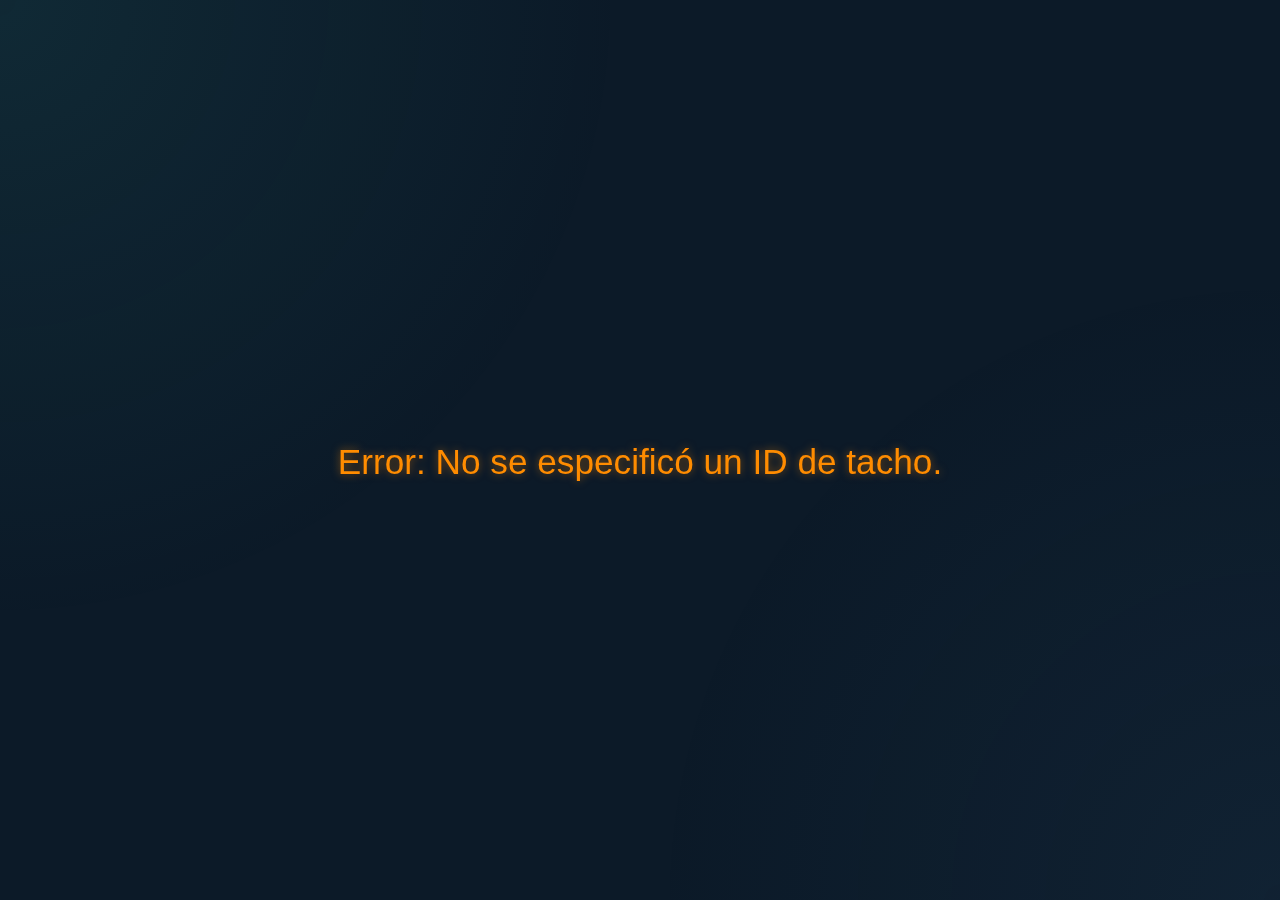
<file: public/modules/ubicacion/detail.html>
<!DOCTYPE html>
<html lang="es">
  <head>
    <meta charset="UTF-8" />
    <meta name="viewport" content="width=device-width, initial-scale=1.0" />
    <title>FlotaBin IA - Ubicación Detalle</title>
    <link rel="stylesheet" href="../../styles.css" />
    <link rel="icon" href="../../images/Robot.png" type="image/x-icon" />
    <style>
      /* Estilos específicos para la vista de detalle */
      body {
        background-color: #0c1a28; /* Fondo muy oscuro, ligeramente azulado */
        color: #e0f2f7; /* Texto blanco azulado suave */
        font-family: "Segoe UI", Tahoma, Geneva, Verdana, sans-serif;
        display: flex;
        flex-direction: column;
        align-items: center;
        min-height: 100vh;
        padding: 30px; /* Aumentado para mejor espaciado */
        box-sizing: border-box;
        position: relative; /* Necesario para los pseudo-elementos fijos */
        overflow-x: hidden; /* Evita el scroll horizontal */
      }

      /* Pseudo-elemento para el fondo animado que cambiará las imágenes y tendrá blur */
      body::before {
        content: "";
        position: fixed;
        top: 0;
        left: 0;
        width: 100%;
        height: 100%;
        background-repeat: no-repeat;
        background-position: center center;
        background-size: cover; /* Las imágenes cubren todo el espacio */
        opacity: 0.3; /* Opacidad reducida para un efecto más sutil */
        z-index: -1; /* Detrás de todo el contenido */
        pointer-events: none; /* Asegura que no interfiera con interacciones */
        filter: blur(5px); /* ¡El efecto BLUR para el fondo! */

        /* Animación para cambiar las imágenes de fondo */
        animation: changeBackground 45s infinite ease-in-out; /* Duración total del ciclo */
        transition: background-image 1.5s ease-in-out, opacity 1.5s ease-in-out; /* Transición suave entre imágenes y opacidad */
      }

      /* Overlay de gradiente adicional para un toque más moderno y cohesivo */
      body::after {
        content: "";
        position: fixed;
        top: 0;
        left: 0;
        width: 100%;
        height: 100%;
        background: radial-gradient(
            circle at top left,
            rgba(64, 224, 208, 0.08) 0%,
            transparent 40%
          ),
          /* Turquesa/cian suave */
            radial-gradient(
              circle at bottom right,
              rgba(70, 130, 180, 0.08) 0%,
              transparent 40%
            ); /* Azul acero suave */
        z-index: -1;
        pointer-events: none;
      }

      /* Keyframes para la animación de cambio de imagen de fondo */
      @keyframes changeBackground {
        0% {
          background-image: url("/images/fondo1.jpg");
          opacity: 0.3;
        }
        15% {
          background-image: url("/images/fondo1.jpg");
          opacity: 0.3;
        }
        25% {
          background-image: url("/images/fondo1.jpg");
          opacity: 0.3;
        }
        33% {
          background-image: url("/images/fondo2.jpg");
          opacity: 0.3;
        }
        48% {
          background-image: url("/images/fondo2.jpg");
          opacity: 0.3;
        }
        58% {
          background-image: url("/images/fondo5.jpg");
          opacity: 0.3;
        }
        73% {
          background-image: url("/images/fondo5.jpg");
          opacity: 0.3;
        }
        83% {
          background-image: url("/images/fondo1.jpg");
          opacity: 0.3;
        }
        100% {
          background-image: url("/images/fondo1.jpg");
          opacity: 0.3;
        }
      }

      /* Contenedor principal de detalles */
      .detail-container {
        background-color: rgba(
          18,
          30,
          48,
          0.7
        ); /* Fondo oscuro semitransparente */
        border: 1px solid rgba(40, 60, 80, 0.5); /* Borde sutil */
        border-radius: 20px; /* Más redondeado */
        padding: 40px; /* Más padding para aire */
        box-shadow: 0 10px 30px rgba(0, 0, 0, 0.5); /* Sombra más suave y profunda */
        width: 95%; /* Más ancho */
        max-width: 1200px; /* Ancho máximo aumentado */
        display: grid;
        grid-template-columns: 1fr; /* Una columna por defecto */
        gap: 40px; /* Más espacio entre secciones */
        margin-top: 50px; /* Más espacio superior */
        backdrop-filter: blur(
          12px
        ); /* ¡Mucho blur para el efecto de vidrio esmerilado! */
        transition: transform 0.5s ease-out, opacity 0.5s ease-out; /* Transición de aparición */
        opacity: 0; /* Empieza oculto para la animación */
        transform: translateY(20px); /* Empieza ligeramente debajo */
        animation: fadeInSlideUp 0.8s forwards ease-out; /* Animación de carga */
      }

      @keyframes fadeInSlideUp {
        to {
          opacity: 1;
          transform: translateY(0);
        }
      }

      /* Media Query para la nueva disposición en pantallas medianas y grandes */
      @media (min-width: 768px) {
        .detail-container {
          /* info al lado de gallery, y map abajo ocupando todo el ancho */
          grid-template-columns: 1fr 1.5fr; /* Info a la izquierda, Galería/Imágenes a la derecha (más ancha) */
          grid-template-areas:
            "info gallery"
            "map map"; /* Mapa abajo, ocupando ambas columnas */
        }
      }
      @media (min-width: 1024px) {
        .detail-container {
          grid-template-columns: 1fr 2fr; /* Galería aún más ancha en pantallas grandes */
        }
      }

      /* Sección de Información */
      .info-section {
        grid-area: info; /* Asigna al área 'info' */
        display: flex;
        flex-direction: column;
        gap: 20px; /* Más espacio entre párrafos */
        text-align: left; /* Alineado a la izquierda para mejor lectura */
        /* Eliminar padding-right si la galería está al lado, o ajustarlo si es necesario */
      }

      .info-section h2 {
        font-size: 3em; /* Título más grande */
        color: #87ceeb; /* Azul cielo suave */
        text-shadow: 0 0 8px rgba(135, 206, 235, 0.5); /* Sombra suave */
        margin-bottom: 15px; /* Más espacio */
        line-height: 1.2;
      }

      .info-section p {
        font-size: 1.25em; /* Un poco más grande */
        line-height: 1.7; /* Mejor legibilidad */
        color: #cce0e8; /* Color de texto más claro y suave */
      }

      .info-section strong {
        color: #98fb98; /* Verde menta suave para resaltar */
        font-weight: 600; /* Un poco más grueso */
      }

      /* --- ESTILOS PARA EL CARRUSEL DE IMÁGENES --- */
      .image-gallery {
        grid-area: gallery; /* Asigna al área 'gallery' */
        display: flex;
        flex-direction: column;
        align-items: center;
        gap: 30px; /* Más espacio */
        position: relative; /* Para posicionar los botones de navegación */
      }

      .carousel-container {
        position: relative;
        width: 100%;
        max-width: 700px; /* Tamaño principal para el carrusel */
        /* Asegura una proporción fija para el carrusel principal */
        aspect-ratio: 16 / 9; /* Ejemplo: 16:9 de ancho por alto */
        border: 1px solid rgba(102, 205, 170, 0.6); /* Borde cian claro */
        border-radius: 15px;
        overflow: hidden; /* Oculta las imágenes fuera de vista */
        box-shadow: 0 8px 25px rgba(0, 0, 0, 0.5),
          0 0 15px rgba(102, 205, 170, 0.4); /* Sombra más pronunciada */
        background-color: rgba(0, 0, 0, 0.2); /* Fondo sutil */
      }

      .carousel-slides {
        display: flex;
        width: 100%; /* El ancho total será el número de slides * 100% */
        height: 100%;
        overflow-x: scroll; /* Permite el deslizamiento horizontal */
        scroll-snap-type: x mandatory; /* Fuerza el "snap" a cada slide */
        scroll-behavior: smooth; /* Desplazamiento suave al navegar */
        -webkit-overflow-scrolling: touch; /* Mejora el scroll táctil en iOS */
        scrollbar-width: none; /* Oculta la barra de desplazamiento en Firefox */
      }

      .carousel-slides::-webkit-scrollbar {
        display: none; /* Oculta la barra de desplazamiento en WebKit (Chrome, Safari) */
      }

      .carousel-slide {
        flex-shrink: 0; /* Evita que las imágenes se encojan */
        width: 100%; /* Cada slide ocupa el 100% del contenedor visible */
        height: 100%;
        scroll-snap-align: start; /* Alinea el inicio del slide al punto de "snap" */
        display: flex; /* Para centrar la imagen dentro del slide */
        justify-content: center;
        align-items: center;
        background-color: rgba(
          0,
          0,
          0,
          0.1
        ); /* Fondo si la imagen no carga o es transparente */
      }

      .carousel-slide img {
        width: 100%;
        height: 100%;
        object-fit: cover; /* Las imágenes cubrirán todo el espacio, recortando si es necesario */
        display: block;
        /* Transiciones para suavizar cambios si las imágenes se cargan dinámicamente */
        transition: transform 0.3s ease-in-out, opacity 0.3s ease-in-out;
      }

      .carousel-nav-button {
        position: absolute;
        top: 50%;
        transform: translateY(-50%);
        background-color: rgba(40, 60, 80, 0.8);
        color: #e0f2f7;
        border: none;
        /* padding: 10px 15px; /* Eliminar padding para usar width/height */
        width: 45px; /* Ancho fijo para el botón */
        height: 45px; /* Alto fijo para el botón */
        display: flex; /* Usar flexbox para centrar el contenido (la flecha) */
        justify-content: center; /* Centrar horizontalmente */
        align-items: center; /* Centrar verticalmente */
        cursor: pointer;
        font-size: 2em;
        font-weight: bold;
        border-radius: 50%; /* Asegura que sea un círculo */
        z-index: 10; /* Asegura que estén por encima de las imágenes */
        transition: background-color 0.3s ease, transform 0.3s ease;
        user-select: none; /* Evita selección de texto */
        /* line-height: 1; /* Asegura que el texto (flecha) no se estire verticalmente */
        /* Eliminar line-height si usas flexbox para centrar */
      }

      .carousel-nav-button:hover {
        background-color: rgba(60, 80, 100, 0.9);
        transform: translateY(-50%) scale(1.1);
      }

      .carousel-nav-button.prev {
        left: 10px;
      }

      .carousel-nav-button.next {
        right: 10px;
      }

      .carousel-dots {
        display: flex;
        justify-content: center;
        gap: 10px;
        margin-top: 15px; /* Espacio debajo del carrusel */
      }

      .carousel-dot {
        width: 12px;
        height: 12px;
        background-color: rgba(224, 242, 247, 0.4);
        border-radius: 50%;
        cursor: pointer;
        transition: background-color 0.3s ease, transform 0.3s ease;
      }

      .carousel-dot.active,
      .carousel-dot:hover {
        background-color: #87ceeb; /* Azul cielo suave */
        transform: scale(1.2);
      }

      /* Contenedor de miniaturas - Se mantiene similar, pero ahora solo para thumbnails */
      .image-gallery .thumbnail-container {
        display: flex;
        flex-wrap: wrap;
        justify-content: center;
        gap: 20px; /* Más espacio entre miniaturas */
        width: 100%;
        max-width: 700px; /* Coincide con el ancho máximo del carrusel */
      }

      .image-gallery .thumbnail {
        width: 120px; /* Miniaturas más grandes */
        height: 90px;
        object-fit: cover; /* Cubre el espacio, recortando si es necesario */
        border: 2px solid rgba(135, 206, 235, 0.5); /* Borde azul cielo suave */
        border-radius: 8px; /* Más redondeado */
        cursor: pointer;
        transition: transform 0.3s ease, border-color 0.3s ease,
          box-shadow 0.3s ease, filter 0.3s ease; /* Añadimos transición al filtro */
        box-shadow: 0 2px 8px rgba(0, 0, 0, 0.459); /* Sombra sutil */
        opacity: 0; /* Oculto para la animación de entrada */
        transform: scale(0.8); /* Empieza más pequeño */
        animation: scaleIn 0.5s forwards ease-out; /* Animación de entrada */
        filter: brightness(0.3); /* Aplicamos un filtro de oscuridad */
      }

      /* Retraso para la animación de entrada de cada miniatura */
      .image-gallery .thumbnail:nth-child(1) {
        animation-delay: 0.1s;
      }
      .image-gallery .thumbnail:nth-child(2) {
        animation-delay: 0.2s;
      }
      .image-gallery .thumbnail:nth-child(3) {
        animation-delay: 0.3s;
      }
      .image-gallery .thumbnail:nth-child(4) {
        animation-delay: 0.4s;
      }
      /* Añade más nth-child si tienes más miniaturas */

      @keyframes scaleIn {
        to {
          opacity: 1;
          transform: scale(1);
        }
      }

      image-gallery .thumbnail:hover,
      .image-gallery .thumbnail.active {
        transform: scale(1.08); /* Ligeramente más grande al hover/activo */
        border-color: #6a5acd; /* Azul lavanda al hover/activo */
        box-shadow: 0 0 15px rgba(106, 90, 205, 0.6); /* Sombra más fuerte al hover/activo */
        filter: brightness(
          1
        ); /* Revertimos el brillo al hacer hover o estar activo */
      }

      /* Sección del Mapa (ahora abajo, ocupando todo el ancho) */
      .map-section {
        grid-area: map; /* Asigna al área 'map' */
        border: 1px solid rgba(106, 90, 205, 0.5); /* Borde azul lavanda suave */
        border-radius: 15px; /* Más redondeado */
        overflow: hidden;
        box-shadow: 0 5px 20px rgba(0, 0, 0, 0.4),
          0 0 15px rgba(106, 90, 205, 0.3); /* Sombra más sutil y profunda */
        background-color: rgba(
          0,
          0,
          0,
          0.2
        ); /* Fondo sutil para el mapa si no carga */
        margin-top: 20px; /* Espacio superior para separarlo de las secciones de arriba */
      }

      .map-section iframe {
        width: 100%;
        height: 450px; /* Altura generosa para el mapa */
        border: none;
        display: block; /* Elimina espacio extra debajo del iframe */
      }

      /* Mensaje de no encontrado */
      .not-found-message {
        font-size: 2.2em; /* Más grande */
        color: #ff8c00; /* Naranja oscuro, menos agresivo */
        text-align: center;
        margin-top: 60px;
        text-shadow: 0 0 8px rgba(255, 140, 0, 0.5); /* Sombra más suave */
      }

      /* Media Queries para responsividad */
      @media (max-width: 992px) {
        .detail-container {
          padding: 30px;
          gap: 30px;
        }
        .info-section h2 {
          font-size: 2.5em;
        }
        .info-section p {
          font-size: 1.15em;
        }
        .map-section iframe {
          height: 380px;
        }
        .carousel-container,
        .image-gallery .thumbnail-container {
          max-width: 600px;
        }
        .image-gallery .thumbnail-container {
          gap: 15px;
        }
        .image-gallery .thumbnail {
          width: 100px;
          height: 75px;
        }
      }

      @media (max-width: 767px) {
        .detail-container {
          grid-template-columns: 1fr; /* Una columna en celulares */
          grid-template-areas:
            "info"
            "gallery"
            "map"; /* Orden vertical: Info, Galería, Mapa */
          padding: 25px;
          margin-top: 30px;
        }
        .info-section {
          text-align: center; /* Centra texto en móviles */
        }
        .info-section h2 {
          font-size: 2em;
        }
        .info-section p {
          font-size: 1em;
        }
        .map-section iframe {
          height: 300px; /* Altura más compacta para móviles */
          margin-top: 0; /* Eliminar margen superior en móvil si no es necesario */
        }
        .image-gallery {
          margin-top: 20px;
          padding-top: 0; /* No hay separador si no está al lado */
          gap: 15px;
        }
        .carousel-container {
          max-width: 100%; /* Ocupa todo el ancho disponible */
          aspect-ratio: 4 / 3; /* Un poco más cuadrado para móviles */
        }
        .image-gallery .thumbnail-container {
          gap: 10px;
        }
        .image-gallery .thumbnail {
          width: 80px;
          height: 60px;
        }
        .not-found-message {
          font-size: 1.8em;
        }
      }

      @media (max-width: 480px) {
        body {
          padding: 15px;
        }
        .detail-container {
          padding: 20px;
          gap: 20px;
        }
        .info-section h2 {
          font-size: 1.8em;
        }
        .info-section p {
          font-size: 0.95em;
        }
        .map-section iframe {
          height: 250px;
        }
        .image-gallery .thumbnail {
          width: 70px;
          height: 50px;
        }
        .not-found-message {
          font-size: 1.5em;
        }
      }
    </style>
  </head>
  <body>
    <div class="detail-container" id="detailContainer"></div>

    <p class="not-found-message" id="notFoundMessage" style="display: none">
      No se encontró información de ubicación para el tacho solicitado.
    </p>

    <script type="module" src="./js/ubicacion-detail.js"></script>
  </body>
</html>
</file>
<file: public/styles.css>
/* Fondo oscuro con efecto neón y transparencia */
body {
  /*background: radial-gradient(circle, rgba(2, 0, 36, 1) 0%, rgba(0, 0, 50, 1) 50%, rgba(0, 0, 0, 1) 100%);*/

  background: transparent;
  color: #ffffff;
  font-family: 'Poppins', sans-serif;
  display: flex;
  justify-content: center;
  align-items: center;
  min-height: 100vh;
  margin: 0;

}

/* Contenedor principal */
.container-principal {
  display: flex;
  justify-content: space-between;
  /* Distribuye los divs a la izquierda y derecha */
  align-items: flex-start;
  width: 100%;
  padding-bottom: 20px;


}


.left-section {

  background: transparent;
  display: grid;
  grid-template-columns: 1fr 1fr;
  grid-gap: 30px;

  backdrop-filter: blur(20px);
  padding: 30px;
  border-radius: 5px;
  box-shadow: 0 8px 32px rgba(31, 38, 135, 0.5);
  max-width: 1200px;
  width: 35%;
  border: 1px solid rgba(255, 255, 255, 0.3);
  position: relative;
  z-index: 1;
  overflow: hidden;
}

/* Fondo animado del contenedor */
.left-section:before {
  content: '';
  position: fixed;
  top: -50%;
  left: -50%;
  width: 200%;
  height: 200%;
  background: transparent;
  filter: blur(50px);
  opacity: 0.6;
  animation: backgroundAnimation 10s infinite linear;
  z-index: -1;
  flex-direction: row;
  /* Apila los elementos verticalmente */
  align-items: center;
  /* Centra horizontalmente */
  justify-content: flex-start;
  /* Mantiene el título arriba */
}

@keyframes backgroundAnimation {
  0% {
    transform: translate(0, 0);
  }

  50% {
    transform: translate(50%, 50%);
  }

  100% {
    transform: translate(0, 0);
  }
}

/* SECCION IZQUIERDA - Tacho y Estado */
.left-section {
  background: rgba(255, 255, 255, 0.05);
  backdrop-filter: blur(10px);
  padding: 20px;
  border-radius: 15px;
  box-shadow: 0 8px 32px rgba(0, 255, 255, 0.2);
  display: flex;
  display: flex;
  flex-direction: column;
  /* Apila elementos verticalmente */
  align-items: center;
  /* Centra horizontalmente */
  justify-content: flex-start;
  /* Mantiene el título arriba */
  position: relative;

}

.left-section h2 {
  text-align: center;
  margin-bottom: 20px;
}

.content {
  display: flex;
  justify-content: space-between;
  width: 100%;
  gap: 4vh;
}

.tacho,
.info {
  flex: 1;
  /* Ambos elementos ocupan el mismo espacio horizontalmente */
  padding: 10px;
}

.tacho {
  text-align: left;
  /* Opcional: Alinea el contenido de 'tacho' a la izquierda */
}

.info {
  text-align: right;
  /* Opcional: Alinea el contenido de 'info' a la derecha */
}


/* Estilos generales del reproductor de audio */
#audioPlayer {
  display: none;
  /* Oculta el reproductor de audio por defecto */
}

/* Asegúrate de ajustar la ruta según tu estructura de directorios */
.audio-container {
  position: center;
  bottom: 20px;
  /* Ajusta la distancia desde el borde inferior */
  right: 20px;
  /* Ajusta la distancia desde el borde derecho */
  width: 200px;
  height: 200px;


  display: flex;
  justify-content: center;
  align-items: center;

  transform-style: preserve-3d;
  animation: rotate 20s linear infinite;
  z-index: 1000;
}


.audio-container.playing::before {
  content: '';
  position: absolute;
  width: 10%;
  height: 80%;
  border-radius: 50%;
  animation: shadowBlink 1.6s infinite;
  /* Agrega la nueva animación */
}

/* Definimos la animación para el parpadeo del filtro */
@keyframes shadowBlink {
  0% {
    filter: none;
  }

  10% {
    filter: drop-shadow(0 0 30px rgba(30, 143, 255, 0.897)) contrast(1.0);
    /* Turquesa */
  }

  30% {
    filter: drop-shadow(0 0 30px rgba(157, 9, 225, 0.578)) contrast(1.1);
    /* Morado */
  }

  50% {
    filter: drop-shadow(0 0 30px rgb(3, 255, 238)) contrast(1.0);
    /* Verde */
  }


  90% {
    filter: drop-shadow(0 0 30px rgb(18, 2, 255, 10)) contrast(1);
    /* Azul */
  }

  100% {
    filter: none;
    /* Vuelve al estado sin filtro */
  }
}



.audio-icon {
  width: 320px;
  height: 260px;
  margin-bottom: 30px;

  background-image: url('images/Robot.png');
  background-size: cover;
  background-repeat: no-repeat;
  background-position: center;
  transition: transform 0.4s ease, background-image 1.3s ease;

  filter: drop-shadow(0 0 30px rgba(0, 0, 0, 1)) contrast(1.0);
}

.audio-icon:hover {
  /* Efecto de transformación 3D en el hover */
  transform: rotateX(10deg) rotateY(10deg) scale(1.05);

  /* Sombra más marcada para el efecto de profundidad */


  /* Filtro de profundidad con brillo y sombra */
  filter: drop-shadow(0 0 30px rgba(30, 144, 255, 0.8)) contrast(1.0);
}

.audio-container.playing .audio-icon {
  background-image: url('images/robi1.gif');
  /* Imagen cuando el VTuber está hablando */
  animation: portalTransition 20.5s ease-in-out forwards;
  /* Solo ocurre una vez */
  animation: shadowBlink 1.8s infinite;
  /* Filtro parpadeante mientras reproduce */
}

/* Efecto de portal durante la transición */
@keyframes portalTransition {
  0% {
    transform: scale(1);
    box-shadow: 0 0 30px rgba(30, 144, 255, 0.5), inset 0 0 0 rgba(64, 224, 208, 0.0);
    border-radius: 50%;
  }

  50% {
    transform: scale(1.2);
    /* Efecto de agrandarse */
    box-shadow: 0 0 60px rgba(30, 144, 255, 0.7), inset 0 0 30px rgba(64, 224, 208, 0.5);
    filter: blur(5px);
  }

  100% {
    transform: scale(1);
    box-shadow: 0 0 30px rgba(30, 144, 255, 0.5), inset 0 0 0 rgba(64, 224, 208, 0);
    filter: blur(0);
  }
}

@keyframes bounce {
  0% {
    transform: translateY(0);
  }

  40% {
    transform: translateY(-10px);
  }

  50% {
    transform: translateY(0);
  }
}




/* Tacho de basura */
.tacho {
  width: 120px;
  height: 300px;
  border-radius: 15px;
  background: #141414;
  margin: 0 auto 5px;
  box-shadow: inset 0 0 8px rgba(0, 255, 255, 0.144), 0 0 30px rgba(0, 255, 255, 0.342);
  transform: rotateX(5deg);
  transition: transform 0.3s ease-in-out, box-shadow 0.3s ease-in-out;
  position: relative;
  overflow: hidden;
  /* Para que el contenido no se desborde */
}

#h2e {
  margin-bottom: 2px;
  margin-top: 2px;
}

/* Animación cuando el tacho se activa con hover */
.tacho:hover {
  transform: scale(1.1) rotateX(180deg) rotate(5deg);
  box-shadow: inset 0 0 50px rgba(0, 255, 255, 0.5), 0 0 60px rgba(0, 255, 255, 0.8);
}

/* El nivel dentro del tacho */
.nivel {
  width: 100%;
  height: 0;
  background: linear-gradient(135deg, rgba(0, 255, 255, 0.6), rgba(0, 150, 255, 0.8));
  position: absolute;
  bottom: 0;
  transition: height 0.7s ease-in-out;
  box-shadow: 0 0 20px rgba(0, 255, 255, 0.8);
  overflow: hidden;
  animation: cambioColor 10s infinite alternate ease-in-out;
}

/* Burbujeo dentro del nivel */
.nivel::before {
  content: "";
  position: absolute;
  width: 150%;
  height: 200%;
  top: -150%;
  left: -25%;
  background: radial-gradient(circle, rgba(255, 255, 255, 0.2), transparent);
  animation: burbujeo 4s infinite ease-in-out;
  filter: blur(10px);
  opacity: 0.6;
}

/* Efecto de calor mezclado con frío */
.nivel::after {
  content: "";
  position: absolute;
  width: 150%;
  height: 150%;
  background: radial-gradient(circle at center, rgba(0, 255, 255, 0.6), rgba(0, 150, 255, 0.3), transparent);
  top: -50%;
  left: -25%;
  animation: lava 3s infinite linear;
  filter: blur(15px);
  opacity: 0.8;
}

/* Crecimiento de nivel con cambio de color sutil */
.tacho:hover .nivel {
  height: 80%;
  /* Simula que se llena el tacho */
  animation: cambioColor 5s infinite alternate ease-in-out;
}

/* Animación de burbujeo */
@keyframes burbujeo {
  0% {
    transform: translateY(0) scale(1);
  }

  50% {
    transform: translateY(-100%) scale(1.2);
  }

  100% {
    transform: translateY(0) scale(1);
  }
}

/* Animación de lava (mezcla de calor y frío) */
@keyframes lava {
  0% {
    transform: translateY(0) scale(1);
  }

  50% {
    transform: translateY(-80%) scale(1.3);
  }

  100% {
    transform: translateY(0) scale(1);
  }
}

/* Animación de cambio de color gradual */
@keyframes cambioColor {
  0% {
    background: linear-gradient(135deg, rgba(0, 255, 255, 0.8), rgba(0, 150, 255, 1));
    box-shadow: 0 0 20px rgba(0, 255, 255, 0.8);
  }

  25% {
    background: linear-gradient(135deg, rgba(0, 150, 255, 0.8), rgba(128, 0, 255, 1));
    box-shadow: 0 0 20px rgba(128, 0, 255, 0.8);
  }

  50% {
    background: linear-gradient(135deg, rgba(128, 0, 255, 0.8), rgba(255, 0, 255, 1));
    box-shadow: 0 0 20px rgba(255, 0, 255, 0.8);
  }

  75% {
    background: linear-gradient(135deg, rgba(255, 0, 255, 0.8), rgba(255, 105, 180, 1));
    box-shadow: 0 0 20px rgba(255, 105, 180, 0.8);
  }

  100% {
    background: linear-gradient(135deg, rgba(255, 105, 180, 0.8), rgba(0, 255, 255, 1));
    box-shadow: 0 0 20px rgba(0, 255, 255, 0.8);
  }
}


.info {
  margin-top: 20px;
  text-align: left;
}

/* Estado y Distancia - Efecto neon y animaciones cuando cambian */
#estado,
#distancia {
  font-size: 1.2rem;
  margin-bottom: 15px;
  padding: 10px;
  background: rgba(255, 255, 255, 0.1);
  border-radius: 10px;
  transition: all 0.3s ease-in-out;
  box-shadow: 0 0 40px rgba(0, 255, 255, 0.322);
}

#estado.changed,
#distancia.changed {
  animation: highlightChange 0.6s ease-in-out;
}

@keyframes highlightChange {
  0% {
    transform: scale(1.2);
    box-shadow: 0 0 30px rgba(0, 255, 255, 1), 0 0 60px rgba(0, 255, 255, 0.5);
  }

  100% {
    transform: scale(1);
    box-shadow: 0 0 20px rgba(0, 255, 255, 0.5);
  }
}

/* Efecto de parpadeo para alertas */
.alerta {
  color: #ff4d4d;
  text-shadow: 0 0 5px rgba(255, 0, 0, 1);
  animation: blinkAlert 1s infinite;
}

@keyframes blinkAlert {

  0%,
  100% {
    opacity: 1;
  }

  50% {
    opacity: 0.3;
  }
}

/* SECCION DERECHA - Análisis y Recomendaciones futurista */
.right-section {
  background: rgba(255, 255, 255, 0.05);
  backdrop-filter: blur(10px);
  padding: 20px;
  border-radius: 15px;
  box-shadow: 0 8px 32px rgba(255, 0, 255, 0.2);
  display: flex;
  flex-direction: column;
  justify-content: space-between;
  width: 60%;
}


#guardadito {
  background-color: #1e1e2f;
  color: #e0e0e0;
  font-size: 18px;
  font-family: 'Arial', sans-serif;
  padding: 12px 30px;
  border: 2px solid #4c4cff;
  border-radius: 30px;
  cursor: pointer;
  outline: none;
  transition: background-color 0.3s ease, box-shadow 0.3s ease, transform 0.3s ease;
  position: relative;
  overflow: hidden;
}

#guardadito::before {
  content: '';
  position: absolute;
  top: 50%;
  left: 50%;
  width: 300%;
  height: 300%;
  background: rgba(255, 255, 255, 0.1);
  transition: all 0.75s;
  border-radius: 50%;
  transform: translate(-50%, -50%) scale(0);
}

#guardadito:hover::before {
  transform: translate(-50%, -50%) scale(1);
}

#guardadito:hover {
  background-color: #2a2a4a;
  box-shadow: 0px 0px 20px 5px rgba(76, 76, 255, 0.5);
  transform: scale(1.05);
}

#guardadito:active {
  transform: scale(0.98);
  box-shadow: 0px 0px 25px 7px rgba(76, 76, 255, 0.8);
}



.analysis {
  margin-bottom: 1px;
}

.analysis p {
  font-size: 1.1rem;
  margin-bottom: 10px;

  padding: 10px;
  border-radius: 10px;
  box-shadow: 0 5px 15px rgba(0, 0, 0, 0.1);
  transition: all 0.3s ease-in-out;
}

.analysis p:hover {
  transform: scale(1.02);
  /* Aumento más notable */
  box-shadow: 0 10px 30px rgba(0, 255, 200, 0.274);
  transition: transform 0.3s ease, box-shadow 0.5s ease;
  /* Animación suave */
}

/* IA - Mensajes de Recomendaciones casuales */


@keyframes appearMessage {
  from {
    opacity: 0;
    transform: translateY(10px);
  }

  to {
    opacity: 1;
    transform: translateY(0);
  }
}

/* TABLA - Sección inferior, ocupa el ancho completo */
.table-section {

  grid-column: span 2;
  margin-top: 0px;


}

.tablita {
  max-height: 150px;
  overflow-y: scroll;
  overflow-x: hidden;
}

table {
  width: 100%;
  margin-top: 5px;
  border-collapse: collapse;
  backdrop-filter: blur(8px);
}

th,
td {
  padding: 10px;
  border-bottom: 1px solid rgba(255, 255, 255, 0.2);
  text-align: center;
}

th {
  background-color: rgba(0, 0, 0, 0.5);
  color: #00ffff;
}

td {
  background-color: rgba(0, 0, 0, 0.3);
  transition: transform 0.3s ease-in-out;
}

/* Efecto hover en las celdas de la tabla */
td:hover {
  transform: translateY(-5px);
  background-color: rgba(0, 255, 255, 0.1);
  box-shadow: 0 5px 20px rgba(0, 255, 255, 0.5);
}






/* Contenedor de recomendaciones y predicciones */
.guardar {
  display: flex;
  justify-content: space-around;
  padding: 20px;

  border-radius: 15px;

  position: relative;
  overflow: hidden;

  animation: pulse 2s infinite;
}

/* Contenedor para cada sección */
#recommendations,
#predictions {
  width: 45%;
  padding: 20px;
  background: rgba(0, 0, 0, 0.7);
  border-radius: 15px;
  box-shadow: 0 0 10px rgba(0, 0, 0, 0.5);
  position: relative;
  color: #00bcd4;
  border: 1px solid #00bcd4;
  text-shadow: 0 0 10px rgba(0, 255, 255, 0.7);
}

/* Estilo para los encabezados */
#recommendations h2,
#predictions h2 {
  font-size: 1.8em;
  color: #00bcd4;
  margin-bottom: 10px;
  text-align: center;
  text-shadow: 0 0 15px rgba(0, 255, 255, 0.5);
}

/* Estilo para el texto */
#recommendations p,
#predictions p {
  font-size: 1.4em;
  color: #e0e0e0;
  text-align: center;
  animation: fadeIn 2s ease-in-out;
}

/* Animación de desvanecimiento */
@keyframes fadeIn {
  from {
    opacity: 0;
  }

  to {
    opacity: 1;
  }
}

/* Animación de pulso para el contenedor */
@keyframes pulse {
  0% {
    transform: scale(1);
  }

  50% {
    transform: scale(1.05);
  }

  100% {
    transform: scale(1);
  }
}

/* Efecto de luz de fondo */
.guardar::before {
  content: '';
  position: absolute;
  top: 0;
  left: 0;
  width: 100%;
  height: 100%;

  opacity: 0.4;
  z-index: -1;
  animation: glowing 2s infinite alternate;
}

/* Animación de brillo */
@keyframes glowing {
  0% {
    opacity: 0.4;
  }

  100% {
    opacity: 0.8;
  }
}



.prediccions {
  position: relative;
  width: 18.75rem;
  /* 300px convertido a rem */
  height: 12.5rem;
  /* 200px convertido a rem */
  margin: 1.25rem auto;
  /* 20px convertido a rem */
  overflow: hidden;
  border-radius: 1.25rem;
  /* 20px convertido a rem */
  border: 0.125rem solid #00ffcc;
  /* 2px convertido a rem */
  text-align: center;
}

/* Estilo base */
#prediccionLlenado {
  font-size: 1.5rem;
  /* 24px convertido a rem */
  color: #00ffcc;
  position: relative;
  font-weight: bold;
  margin-top: 1.25rem;
  /* 20px convertido a rem */
  text-shadow: 0 0 0.625rem #009b7c, 0 0 1.25rem #00ffcc, 0 0 1.875rem #00ffccc2, 0 0 2.5rem #00ffcc, 0 0 3.125rem #00ffcc5d, 0 0 3.75rem #00ffcc, 0 0 4.375rem #00ffcc;
  /* px a rem */
  transition: background 0.5s ease-in-out, text-shadow 0.5s ease-in-out, transform 0.5s ease-in-out;
  /* Transiciones suaves */
}

/* Estilo con fondo */
#prediccionLlenado.with-background {
  background: rgba(255, 69, 0, 0.2);
  border-radius: 0.625rem;
  /* 10px convertido a rem */
  box-shadow: 0 0 0.9375rem rgba(255, 69, 0, 0.8);
  /* 15px convertido a rem */
  text-shadow: 0 0 1.25rem #ff4500, 0 0 1.875rem #ff4500, 0 0 2.5rem #ff4500, 0 0 3.125rem #ff4500, 0 0 3.75rem #ff4500;
  /* px a rem */
  transform: scale(1.05);
}

/* Estilo sin fondo */
#prediccionLlenado.no-background {
  font-size: 1.5rem;
  /* 24px convertido a rem */
  color: #ffffff;
  position: relative;
  font-weight: bold;
  margin-top: 1.25rem;
  /* 20px convertido a rem */
  text-shadow: 0 0 0.625rem rgba(68, 255, 239, 0.448), 0 0 1.25rem rgba(255, 255, 255, 0.3);
  /* px a rem */
  transition: background 0.3s, text-shadow 0.3s, transform 0.3s;
}

/* Animación de parpadeo para efecto de fuego */
@keyframes fire {
  0% {
    text-shadow: 0 0 0.625rem #ff4500, 0 0 1.25rem #ff4500, 0 0 1.875rem #ff4500;
    /* px a rem */
  }

  50% {
    text-shadow: 0 0 1.875rem #ff4500, 0 0 3.125rem #ff4500, 0 0 4.375rem #ff4500;
    /* px a rem */
  }

  100% {
    text-shadow: 0 0 0.625rem #ff4500, 0 0 1.25rem #ff4500, 0 0 1.875rem #ff4500;
    /* px a rem */
  }
}

#prediccionLlenado.flickering {
  animation: fire 30s infinite alternate;
}

/* Estilos para el efecto de agua */
.water {
  position: absolute;
  bottom: -100%;
  left: 0;
  width: 100%;
  height: 100%;
  background: rgba(0, 255, 255, 0.2);
  border-radius: 1.25rem;
  /* 20px convertido a rem */
  z-index: 1;
  overflow: hidden;
}

/* Efecto de burbujas y ondas */
.water:before,
.water:after {
  content: '';
  position: absolute;
  width: 200%;
  height: 200%;
  top: -75%;
  left: -50%;
  background: rgba(0, 255, 255, 0.3);
  border-radius: 45%;
  animation: wave 6s infinite linear;
  opacity: 0.7;
}

.water:after {
  animation-delay: -3s;
}

/* Efecto de remolino */
@keyframes wave {
  0% {
    transform: rotate(0deg);
  }

  100% {
    transform: rotate(360deg);
  }
}

/* Efecto de chispas */
.sparks {
  position: absolute;
  top: 0;
  left: 0;
  width: 100%;
  height: 100%;
  pointer-events: none;
  z-index: 1;
}

.spark {
  position: absolute;
  width: 0.625rem;
  /* 10px convertido a rem */
  height: 0.5rem;
  /* 8px convertido a rem */
  background: #00ffcc;
  border-radius: 50%;
  opacity: 0;
  animation: spark-animation 2s infinite;
}

@keyframes spark-animation {
  0% {
    transform: translateY(-6.25rem);
    /* 100px convertido a rem */
    opacity: 1;
  }

  100% {
    transform: translateY(6.25rem);
    /* 100px convertido a rem */
    opacity: 0;
  }
}




/* Adaptación para móviles */
@media only screen and (max-width: 768px) {

  /* Fondo oscuro con efecto neón y transparencia para móvil */
  body {
    background: transparent;
    color: #ffffff;
    font-family: 'Poppins', sans-serif;
    display: flex;
    justify-content: center;
    align-items: center;
    min-height: 100vh;
    margin: 0;
  }

  /* Ajustes del contenedor principal en móviles */
  .container-principal {
    display: flex;
    flex-direction: column;
    align-items: center;
    width: 100%;
    padding: 20px;
  }

  /* Ajuste de la sección izquierda para móviles */
  .left-section {
    display: flex;
    flex-direction: column;
    align-items: center;

    background: transparent;
    backdrop-filter: blur(20px);
    padding: 20px;
    border-radius: 20px;
    box-shadow: 0 8px 32px rgba(31, 38, 135, 0.5);
    width: 90%;
    /* Se ajusta a la pantalla del móvil */
    border: 1px solid rgba(255, 255, 255, 0.3);
    overflow: hidden;
    height: 50rem;

  }

  .left-section h2 {
    text-align: center;
    margin-bottom: 15px;
  }

  /* Ajustes de la clase content para móviles */
  .content {
    display: flex;
    flex-direction: column;
    gap: 20px;
    width: 100%;
    align-items: center;
    height: 60%;
  }

  .tacho {
    width: 100%;
    /* Se ajusta al ancho completo del móvil */
    height: 80%;
    text-align: center;
  }

  .info {
    width: 80%;
    /* Se ajusta al ancho completo del móvil */
    height: 10rem;
    text-align: center;
    padding-bottom: 0px;
  }

  /* Ajustes del contenedor de audio en móviles */
  .audio-container {
    bottom: 15px;
    width: 220px;
    height: 220px;

  }

  .audio-icon {
    width: 400px;
    height: 280px;
    margin-bottom: 50px;


  }

  /* Ajuste del tacho de basura para móviles */
  .tacho {
    width: 100px;
    height: 270px;
    margin-bottom: 15px;
    box-shadow: inset 0 0 30px rgba(0, 255, 255, 0.3), 0 0 30px rgba(0, 255, 255, 0.5);
  }

  /* Ajustes adicionales para mejorar la usabilidad en pantallas pequeñas */
  .nivel {
    box-shadow: 0 0 15px rgba(0, 255, 255, 0.8);
  }

  /* Contenedor de recomendaciones y predicciones */
  .guardar {
    display: flex;
    justify-content: center;
    align-items: center;
    flex-direction: column;
    padding: 20px;
    background: linear-gradient(135deg, #56ccc2, #302b63, #24243e);
    border-radius: 15px;
    box-shadow: 0 0 15px rgba(0, 0, 0, 0.5);
    position: relative;
    overflow: hidden;
    border: 2px solid #00bcd4;
    animation: pulse 2s infinite;
    width: 90%;
    gap: 5px;



  }

  .right-section {
    background: rgba(255, 255, 255, 0.05);
    backdrop-filter: blur(10px);
    padding: 20px;
    border-radius: 15px;
    box-shadow: 0 8px 32px rgba(255, 0, 255, 0.2);
    display: flex;
    flex-direction: column;
    justify-content: space-between;
    width: 90%;
  }

  .guardar::before {
    content: '';
    position: absolute;
    top: 0;
    left: 0;
    width: 100%;
    height: 100%;
    background: radial-gradient(circle, rgba(255, 255, 255, 0.05), rgba(0, 0, 0, 0.7));
    opacity: 0.4;
    z-index: -1;
    animation: glowing 2s infinite alternate;
  }

  #guardadito {
    background-color: #1e1e2f;
    color: #e0e0e0;
    font-size: 18px;
    font-family: 'Arial', sans-serif;
    padding: 12px 30px;
    border: 2px solid #4c4cff;
    border-radius: 30px;
    cursor: pointer;
    outline: none;
    transition: background-color 0.3s ease, box-shadow 0.3s ease, transform 0.3s ease;
    position: relative;
    overflow: hidden;
    width: 27.3rem;
  }

  #guardadito::before {
    content: '';
    position: absolute;
    top: 50%;
    left: 50%;
    width: 50.3rem;
    height: 300%;
    background: rgba(255, 255, 255, 0.1);
    transition: all 0.75s;
    border-radius: 50%;
    transform: translate(-50%, -50%) scale(0);
  }

  #guardadito:hover::before {
    transform: translate(-50%, -50%) scale(1);
  }

  #guardadito:hover {
    background-color: #2a2a4a;
    box-shadow: 0px 0px 20px 5px rgba(76, 76, 255, 0.5);
    transform: scale(1.05);
  }

  #guardadito:active {
    transform: scale(0.98);
    box-shadow: 0px 0px 25px 7px rgba(76, 76, 255, 0.8);
  }

  /* Contenedor para cada sección */
  #recommendations,
  #predictions {
    width: 90%;
    padding: 20px;
    background: rgba(0, 0, 0, 0.7);
    border-radius: 15px;
    box-shadow: 0 0 10px rgba(0, 0, 0, 0.5);
    position: relative;
    color: #00bcd4;
    border: 1px solid #00bcd4;
    text-shadow: 0 0 10px rgba(0, 255, 255, 0.7);
  }





}

/* Adaptación para pantallas ultra-pequeñas (390px o menos) */
@media only screen and (max-width: 390px) {

  /* Ajustes generales para un espacio más compacto */
  .container-principal {
    padding: 10px;
    /* Reduce el padding general */
  }

  .left-section,
  .right-section {
    width: 95%;
    /* Ocupa más ancho para maximizar espacio */
    padding: 15px;
    /* Reduce el padding interno */
    box-shadow: 0 4px 15px rgba(31, 38, 135, 0.3);
    /* Sombra más sutil */
    height: auto;
    /* Permite que el contenido determine la altura */
    min-height: unset;
    /* Asegura que no haya altura mínima forzada */
  }

  .left-section {
    height: auto;
    /* Deja que el contenido determine la altura */
    margin-bottom: 20px;
    /* Añade espacio entre las secciones apiladas */
  }

  .left-section h2,
  .right-section h2 {
    font-size: 1.5rem;
    /* Reduce el tamaño de los títulos */
    margin-bottom: 10px;
  }

  /* Ajustes del contenido para apilar mejor */
  .content {
    height: 39rem;
    gap: 15px;
    /* Reduce el espacio entre el tacho y la info */
    flex-direction: column;
    /* Asegura que se apilen verticalmente */
    align-items: center;
    /* Centra el contenido */
  }

  /* Tacho y sección de información */
  .tacho {
    width: 50%;
    /* Se ajusta al ancho completo del móvil */
    height: 100%;

    /* Haz el tacho más pequeño */

    /* Ajusta la altura del tacho */
    margin-bottom: 10px;
  }

  .info {
    width: 95%;
    /* La información ocupa casi todo el ancho */
    height: auto;
    /* Deja que el contenido determine la altura */
    padding-bottom: 0;
    text-align: center;
    /* Centra el texto */
  }

  #estado,
  #distancia,
  #fecha,
  #averageFillTime {
    font-size: 1rem;
    /* Reduce el tamaño de la fuente para mejor legibilidad */
    margin-bottom: 8px;
    padding: 8px;
  }

  /* Ajustes del icono de audio (CRÍTICO) */
  .audio-container {
    width: 150px;
    /* Reduce el tamaño del contenedor */
    height: 150px;
    bottom: 10px;
    /* Ajusta la posición si es necesario */
    right: 10px;
    margin: 0 auto;
    /* Centra si está en un flujo de bloque */
  }

  .audio-icon {
    width: 180px;
    /* Reduce drásticamente el tamaño del icono para que quepa */
    height: 140px;
    margin-bottom: 10px;
  }

  /* Botón #guardadito */
  #guardadito {
    width: 95%;
    /* Ocupa casi todo el ancho disponible */
    font-size: 1rem;
    /* Reduce el tamaño de la fuente del botón */
    padding: 10px 20px;
    margin-top: 15px;
  }

  /* Ajuste del pseudo-elemento ::before del botón (el efecto de onda) */
  #guardadito::before {
    width: 150%;
    /* Ajusta el tamaño del efecto de onda si es necesario */
    height: 150%;
  }

  /* Secciones de recomendaciones y predicciones */
  #recommendations,
  #predictions {
    width: 95%;
    /* Asegura que ocupen casi todo el ancho */
    padding: 15px;
    /* Reduce el padding */
  }

  #recommendations h2,
  #predictions h2 {
    font-size: 1.5em;
    /* Ajusta el tamaño de los títulos */
  }

  #recommendations p,
  #predictions p {
    font-size: 1.1em;
    /* Ajusta el tamaño del texto */
  }

  /* Tabla (Historial de Estados) */
  .table-section {
    margin-top: 15px;
    /* Ajusta el margen superior */
  }

  .tablita {
    max-height: 120px;
    /* Puede reducir la altura máxima de la tabla */
  }

  th,
  td {
    font-size: 0.85rem;
    /* Reduce el tamaño de la fuente de la tabla */
    padding: 8px;
  }

  /* Sección de predicciones */
  .prediccions {
    width: 90%;
    /* Ajusta el ancho del contenedor de predicciones */
    height: auto;
    /* Permite que la altura se ajuste al contenido */
    margin: 1rem auto;
  }

  #prediccionLlenado {
    font-size: 1.2rem;
    /* Reduce el tamaño de la fuente de la predicción */
    margin-top: 10px;
    /* Reajusta los valores de text-shadow proporcionalmente si es necesario,
         o simplemente déjalos para mantener el efecto, ya que rem se escala con el font-size */
  }

  /* Ajustes para chispas y agua si es necesario, pero rem/vw ya deberían ayudar */
  .spark {
    width: 0.4rem;
    /* Haz las chispas un poco más pequeñas */
    height: 0.35rem;
  }
}
</file>
<file: public/modules/styles.css>
body {
  background-color: #0c1521;
  /* Fondo muy oscuro, casi azul profundo */
  color: #e0f2f7;
  /* Texto blanco azulado, menos neón */
  font-family: "Segoe UI", Tahoma, Geneva, Verdana, sans-serif;
  display: flex;
  flex-direction: column;
  align-items: center;
  min-height: 100vh;
  padding: 30px;
  box-sizing: border-box;
  position: relative;
  overflow-x: hidden;
}

/* Pseudo-elemento para el fondo animado que cambiará las imágenes */
body::before {
  content: "";
  position: fixed;
  top: 0;
  left: 0;
  width: 100%;
  height: 100%;
  background-repeat: no-repeat;
  background-position: center center;
  background-size: cover;
  opacity: 0.4;
  /* Opacidad reducida para un efecto más sutil y "de fondo" */
  z-index: -1;
  pointer-events: none;

  animation: changeBackground 45s infinite ease-in-out;
  transition: background-image 1s ease-in-out, opacity 1s ease-in-out;
  /* Transición suave entre imágenes */
}

/* Overlay de gradiente adicional para un toque más moderno y cohesivo */
body::after {
  content: "";
  position: fixed;
  top: 0;
  left: 0;
  width: 100%;
  height: 100%;
  background: radial-gradient(circle at top left,
      rgba(64, 224, 208, 0.08) 0%,
      transparent 40%),
    /* Turquesa/cian suave */
    radial-gradient(circle at bottom right,
      rgba(70, 130, 180, 0.08) 0%,
      transparent 40%);
  /* Azul acero suave */
  z-index: -1;
  pointer-events: none;
}

/* Keyframes para la animación de cambio de imagen de fondo */
@keyframes changeBackground {
  0% {
    background-image: url("/images/fondo1.jpg");
    opacity: 0.4;
  }

  15% {
    background-image: url("/images/fondo1.jpg");
    opacity: 0.4;
  }

  25% {
    background-image: url("/images/fondo1.jpg");
    opacity: 0.4;
  }

  33% {
    background-image: url("/images/fondo2.jpg");
    opacity: 0.4;
  }

  48% {
    background-image: url("/images/fondo2.jpg");
    opacity: 0.4;
  }

  58% {
    background-image: url("/images/fondo5.jpg");
    opacity: 0.4;
  }

  73% {
    background-image: url("/images/fondo5.jpg");
    opacity: 0.4;
  }

  83% {
    background-image: url("/images/fondo1.jpg");
    opacity: 0.4;
  }

  100% {
    background-image: url("/images/fondo1.jpg");
    opacity: 0.4;
  }
}

/* Contenedor principal */
.container-principal {
  display: flex;
  justify-content: space-between;
  /* Distribuye los divs a la izquierda y derecha */
  align-items: flex-start;
  width: 100%;
  padding-bottom: 20px;


}


.left-section {

  background: transparent;
  display: grid;
  grid-template-columns: 1fr 1fr;
  grid-gap: 30px;

  backdrop-filter: blur(20px);
  padding: 30px;
  border-radius: 5px;
  box-shadow: 0 8px 32px rgba(31, 38, 135, 0.5);
  max-width: 1200px;
  width: 35%;
  border: 1px solid rgba(255, 255, 255, 0.3);
  position: relative;
  z-index: 1;
  overflow: hidden;
}

/* Fondo animado del contenedor */
.left-section:before {
  content: '';
  position: fixed;
  top: -50%;
  left: -50%;
  width: 200%;
  height: 200%;
  background: transparent;
  filter: blur(50px);
  opacity: 0.6;
  animation: backgroundAnimation 10s infinite linear;
  z-index: -1;
  flex-direction: row;
  /* Apila los elementos verticalmente */
  align-items: center;
  /* Centra horizontalmente */
  justify-content: flex-start;
  /* Mantiene el título arriba */
}

@keyframes backgroundAnimation {
  0% {
    transform: translate(0, 0);
  }

  50% {
    transform: translate(50%, 50%);
  }

  100% {
    transform: translate(0, 0);
  }
}

/* SECCION IZQUIERDA - Tacho y Estado */
.left-section {
  background: rgba(255, 255, 255, 0.05);
  backdrop-filter: blur(10px);
  padding: 20px;
  border-radius: 15px;
  box-shadow: 0 8px 32px rgba(0, 255, 255, 0.2);
  display: flex;
  display: flex;
  flex-direction: column;
  /* Apila elementos verticalmente */
  align-items: center;
  /* Centra horizontalmente */
  justify-content: flex-start;
  /* Mantiene el título arriba */
  position: relative;

}

.left-section h2 {
  text-align: center;
  margin-bottom: 20px;
}

.content {
  display: flex;
  justify-content: space-between;
  width: 100%;
  gap: 4vh;
}

.tacho,
.info {
  flex: 1;
  /* Ambos elementos ocupan el mismo espacio horizontalmente */
  padding: 10px;
}

.tacho {
  text-align: left;
  /* Opcional: Alinea el contenido de 'tacho' a la izquierda */
}

.info {
  text-align: right;
  /* Opcional: Alinea el contenido de 'info' a la derecha */
}


/* Estilos generales del reproductor de audio */
#audioPlayer {
  display: none;
  /* Oculta el reproductor de audio por defecto */
}

/* Asegúrate de ajustar la ruta según tu estructura de directorios */
.audio-container {
  position: center;
  bottom: 20px;
  /* Ajusta la distancia desde el borde inferior */
  right: 20px;
  /* Ajusta la distancia desde el borde derecho */
  width: 200px;
  height: 200px;


  display: flex;
  justify-content: center;
  align-items: center;

  transform-style: preserve-3d;
  animation: rotate 20s linear infinite;
  z-index: 1000;
}


.audio-container.playing::before {
  content: '';
  position: absolute;
  width: 10%;
  height: 80%;
  border-radius: 50%;
  animation: shadowBlink 1.6s infinite;
  /* Agrega la nueva animación */
}

/* Definimos la animación para el parpadeo del filtro */
@keyframes shadowBlink {
  0% {
    filter: none;
  }

  10% {
    filter: drop-shadow(0 0 30px rgba(30, 143, 255, 0.897)) contrast(1.0);
    /* Turquesa */
  }

  30% {
    filter: drop-shadow(0 0 30px rgba(157, 9, 225, 0.578)) contrast(1.1);
    /* Morado */
  }

  50% {
    filter: drop-shadow(0 0 30px rgb(3, 255, 238)) contrast(1.0);
    /* Verde */
  }


  90% {
    filter: drop-shadow(0 0 30px rgb(18, 2, 255, 10)) contrast(1);
    /* Azul */
  }

  100% {
    filter: none;
    /* Vuelve al estado sin filtro */
  }
}



.audio-icon {
  width: 320px;
  height: 260px;
  margin-bottom: 30px;

  background-image: url('../images/Robot.png');
  background-size: cover;
  background-repeat: no-repeat;
  background-position: center;
  transition: transform 0.4s ease, background-image 1.3s ease;

  filter: drop-shadow(0 0 30px rgba(0, 0, 0, 1)) contrast(1.0);
}

.audio-icon:hover {
  /* Efecto de transformación 3D en el hover */
  transform: rotateX(10deg) rotateY(10deg) scale(1.05);

  /* Sombra más marcada para el efecto de profundidad */


  /* Filtro de profundidad con brillo y sombra */
  filter: drop-shadow(0 0 30px rgba(30, 144, 255, 0.8)) contrast(1.0);
}

.audio-container.playing .audio-icon {
  background-image: url('../images/robi1.gif');
  /* Imagen cuando el VTuber está hablando */
  animation: portalTransition 20.5s ease-in-out forwards;
  /* Solo ocurre una vez */
  animation: shadowBlink 1.8s infinite;
  /* Filtro parpadeante mientras reproduce */
}

/* Efecto de portal durante la transición */
@keyframes portalTransition {
  0% {
    transform: scale(1);
    box-shadow: 0 0 30px rgba(30, 144, 255, 0.5), inset 0 0 0 rgba(64, 224, 208, 0.0);
    border-radius: 50%;
  }

  50% {
    transform: scale(1.2);
    /* Efecto de agrandarse */
    box-shadow: 0 0 60px rgba(30, 144, 255, 0.7), inset 0 0 30px rgba(64, 224, 208, 0.5);
    filter: blur(5px);
  }

  100% {
    transform: scale(1);
    box-shadow: 0 0 30px rgba(30, 144, 255, 0.5), inset 0 0 0 rgba(64, 224, 208, 0);
    filter: blur(0);
  }
}

@keyframes bounce {
  0% {
    transform: translateY(0);
  }

  40% {
    transform: translateY(-10px);
  }

  50% {
    transform: translateY(0);
  }
}




/* Tacho de basura */
.tacho {
  width: 120px;
  height: 300px;
  border-radius: 15px;
  background: #141414;
  margin: 0 auto 5px;
  box-shadow: inset 0 0 8px rgba(0, 255, 255, 0.144), 0 0 30px rgba(0, 255, 255, 0.342);
  transform: rotateX(5deg);
  transition: transform 0.3s ease-in-out, box-shadow 0.3s ease-in-out;
  position: relative;
  overflow: hidden;
  /* Para que el contenido no se desborde */
}

#h2e {
  margin-bottom: 2px;
  margin-top: 2px;
}

/* Animación cuando el tacho se activa con hover */
.tacho:hover {
  transform: scale(1.1) rotateX(180deg) rotate(5deg);
  box-shadow: inset 0 0 50px rgba(0, 255, 255, 0.5), 0 0 60px rgba(0, 255, 255, 0.8);
}

/* El nivel dentro del tacho */
.nivel {
  width: 100%;
  height: 0;
  background: linear-gradient(135deg, rgba(0, 255, 255, 0.6), rgba(0, 150, 255, 0.8));
  position: absolute;
  bottom: 0;
  transition: height 0.7s ease-in-out;
  box-shadow: 0 0 20px rgba(0, 255, 255, 0.8);
  overflow: hidden;
  animation: cambioColor 10s infinite alternate ease-in-out;
}

/* Burbujeo dentro del nivel */
.nivel::before {
  content: "";
  position: absolute;
  width: 150%;
  height: 200%;
  top: -150%;
  left: -25%;
  background: radial-gradient(circle, rgba(255, 255, 255, 0.2), transparent);
  animation: burbujeo 4s infinite ease-in-out;
  filter: blur(10px);
  opacity: 0.6;
}

/* Efecto de calor mezclado con frío */
.nivel::after {
  content: "";
  position: absolute;
  width: 150%;
  height: 150%;
  background: radial-gradient(circle at center, rgba(0, 255, 255, 0.6), rgba(0, 150, 255, 0.3), transparent);
  top: -50%;
  left: -25%;
  animation: lava 3s infinite linear;
  filter: blur(15px);
  opacity: 0.8;
}

/* Crecimiento de nivel con cambio de color sutil */
.tacho:hover .nivel {
  height: 80%;
  /* Simula que se llena el tacho */
  animation: cambioColor 5s infinite alternate ease-in-out;
}

/* Animación de burbujeo */
@keyframes burbujeo {
  0% {
    transform: translateY(0) scale(1);
  }

  50% {
    transform: translateY(-100%) scale(1.2);
  }

  100% {
    transform: translateY(0) scale(1);
  }
}

/* Animación de lava (mezcla de calor y frío) */
@keyframes lava {
  0% {
    transform: translateY(0) scale(1);
  }

  50% {
    transform: translateY(-80%) scale(1.3);
  }

  100% {
    transform: translateY(0) scale(1);
  }
}

/* Animación de cambio de color gradual */
@keyframes cambioColor {
  0% {
    background: linear-gradient(135deg, rgba(0, 255, 255, 0.8), rgba(0, 150, 255, 1));
    box-shadow: 0 0 20px rgba(0, 255, 255, 0.8);
  }

  25% {
    background: linear-gradient(135deg, rgba(0, 150, 255, 0.8), rgba(128, 0, 255, 1));
    box-shadow: 0 0 20px rgba(128, 0, 255, 0.8);
  }

  50% {
    background: linear-gradient(135deg, rgba(128, 0, 255, 0.8), rgba(255, 0, 255, 1));
    box-shadow: 0 0 20px rgba(255, 0, 255, 0.8);
  }

  75% {
    background: linear-gradient(135deg, rgba(255, 0, 255, 0.8), rgba(255, 105, 180, 1));
    box-shadow: 0 0 20px rgba(255, 105, 180, 0.8);
  }

  100% {
    background: linear-gradient(135deg, rgba(255, 105, 180, 0.8), rgba(0, 255, 255, 1));
    box-shadow: 0 0 20px rgba(0, 255, 255, 0.8);
  }
}


.info {
  margin-top: 20px;
  text-align: left;
}

/* Estado y Distancia - Efecto neon y animaciones cuando cambian */
#estado,
#distancia {
  font-size: 1.2rem;
  margin-bottom: 15px;
  padding: 10px;
  background: rgba(255, 255, 255, 0.1);
  border-radius: 10px;
  transition: all 0.3s ease-in-out;
  box-shadow: 0 0 40px rgba(0, 255, 255, 0.322);
}

#estado.changed,
#distancia.changed {
  animation: highlightChange 0.6s ease-in-out;
}

@keyframes highlightChange {
  0% {
    transform: scale(1.2);
    box-shadow: 0 0 30px rgba(0, 255, 255, 1), 0 0 60px rgba(0, 255, 255, 0.5);
  }

  100% {
    transform: scale(1);
    box-shadow: 0 0 20px rgba(0, 255, 255, 0.5);
  }
}

/* Efecto de parpadeo para alertas */
.alerta {
  color: #ff4d4d;
  text-shadow: 0 0 5px rgba(255, 0, 0, 1);
  animation: blinkAlert 1s infinite;
}

@keyframes blinkAlert {

  0%,
  100% {
    opacity: 1;
  }

  50% {
    opacity: 0.3;
  }
}

/* SECCION DERECHA - Análisis y Recomendaciones futurista */
.right-section {
  background: rgba(255, 255, 255, 0.05);
  backdrop-filter: blur(10px);
  padding: 20px;
  border-radius: 15px;
  box-shadow: 0 8px 32px rgba(255, 0, 255, 0.2);
  display: flex;
  flex-direction: column;
  justify-content: space-between;
  width: 60%;
}


#guardadito {
  background-color: #1e1e2f;
  color: #e0e0e0;
  font-size: 18px;
  font-family: 'Arial', sans-serif;
  padding: 12px 30px;
  border: 2px solid #4c4cff;
  border-radius: 30px;
  cursor: pointer;
  outline: none;
  transition: background-color 0.3s ease, box-shadow 0.3s ease, transform 0.3s ease;
  position: relative;
  overflow: hidden;
}

#guardadito::before {
  content: '';
  position: absolute;
  top: 50%;
  left: 50%;
  width: 300%;
  height: 300%;
  background: rgba(255, 255, 255, 0.1);
  transition: all 0.75s;
  border-radius: 50%;
  transform: translate(-50%, -50%) scale(0);
}

#guardadito:hover::before {
  transform: translate(-50%, -50%) scale(1);
}

#guardadito:hover {
  background-color: #2a2a4a;
  box-shadow: 0px 0px 20px 5px rgba(76, 76, 255, 0.5);
  transform: scale(1.05);
}

#guardadito:active {
  transform: scale(0.98);
  box-shadow: 0px 0px 25px 7px rgba(76, 76, 255, 0.8);
}



.analysis {
  margin-bottom: 1px;
}

.analysis p {
  font-size: 1.1rem;
  margin-bottom: 10px;

  padding: 10px;
  border-radius: 10px;
  box-shadow: 0 5px 15px rgba(0, 0, 0, 0.1);
  transition: all 0.3s ease-in-out;
}

.analysis p:hover {
  transform: scale(1.02);
  /* Aumento más notable */
  box-shadow: 0 10px 30px rgba(0, 255, 200, 0.274);
  transition: transform 0.3s ease, box-shadow 0.5s ease;
  /* Animación suave */
}

/* IA - Mensajes de Recomendaciones casuales */


@keyframes appearMessage {
  from {
    opacity: 0;
    transform: translateY(10px);
  }

  to {
    opacity: 1;
    transform: translateY(0);
  }
}

/* TABLA - Sección inferior, ocupa el ancho completo */
.table-section {

  grid-column: span 2;
  margin-top: 0px;


}

.tablita {
  max-height: 150px;
  overflow-y: scroll;
  overflow-x: hidden;
}

table {
  width: 100%;
  margin-top: 5px;
  border-collapse: collapse;
  backdrop-filter: blur(8px);
}

th,
td {
  padding: 10px;
  border-bottom: 1px solid rgba(255, 255, 255, 0.2);
  text-align: center;
}

th {
  background-color: rgba(0, 0, 0, 0.5);
  color: #00ffff;
}

td {
  background-color: rgba(0, 0, 0, 0.3);
  transition: transform 0.3s ease-in-out;
}

/* Efecto hover en las celdas de la tabla */
td:hover {
  transform: translateY(-5px);
  background-color: rgba(0, 255, 255, 0.1);
  box-shadow: 0 5px 20px rgba(0, 255, 255, 0.5);
}






/* Contenedor de recomendaciones y predicciones */
.guardar {
  display: flex;
  justify-content: space-around;
  padding: 20px;

  border-radius: 15px;

  position: relative;
  overflow: hidden;

  animation: pulse 2s infinite;
}

/* Contenedor para cada sección */
#recommendations,
#predictions {
  width: 45%;
  padding: 20px;
  background: rgba(0, 0, 0, 0.7);
  border-radius: 15px;
  box-shadow: 0 0 10px rgba(0, 0, 0, 0.5);
  position: relative;
  color: #00bcd4;
  border: 1px solid #00bcd4;
  text-shadow: 0 0 10px rgba(0, 255, 255, 0.7);
}

/* Estilo para los encabezados */
#recommendations h2,
#predictions h2 {
  font-size: 1.8em;
  color: #00bcd4;
  margin-bottom: 10px;
  text-align: center;
  text-shadow: 0 0 15px rgba(0, 255, 255, 0.5);
}

/* Estilo para el texto */
#recommendations p,
#predictions p {
  font-size: 1.4em;
  color: #e0e0e0;
  text-align: center;
  animation: fadeIn 2s ease-in-out;
}

/* Animación de desvanecimiento */
@keyframes fadeIn {
  from {
    opacity: 0;
  }

  to {
    opacity: 1;
  }
}

/* Animación de pulso para el contenedor */
@keyframes pulse {
  0% {
    transform: scale(1);
  }

  50% {
    transform: scale(1.05);
  }

  100% {
    transform: scale(1);
  }
}

/* Efecto de luz de fondo */
.guardar::before {
  content: '';
  position: absolute;
  top: 0;
  left: 0;
  width: 100%;
  height: 100%;

  opacity: 0.4;
  z-index: -1;
  animation: glowing 2s infinite alternate;
}

/* Animación de brillo */
@keyframes glowing {
  0% {
    opacity: 0.4;
  }

  100% {
    opacity: 0.8;
  }
}



.prediccions {
  position: relative;
  width: 18.75rem;
  /* 300px convertido a rem */
  height: 12.5rem;
  /* 200px convertido a rem */
  margin: 1.25rem auto;
  /* 20px convertido a rem */
  overflow: hidden;
  border-radius: 1.25rem;
  /* 20px convertido a rem */
  border: 0.125rem solid #00ffcc;
  /* 2px convertido a rem */
  text-align: center;
}

/* Estilo base */
#prediccionLlenado {
  font-size: 1.5rem;
  /* 24px convertido a rem */
  color: #00ffcc;
  position: relative;
  font-weight: bold;
  margin-top: 1.25rem;
  /* 20px convertido a rem */
  text-shadow: 0 0 0.625rem #009b7c, 0 0 1.25rem #00ffcc, 0 0 1.875rem #00ffccc2, 0 0 2.5rem #00ffcc, 0 0 3.125rem #00ffcc5d, 0 0 3.75rem #00ffcc, 0 0 4.375rem #00ffcc;
  /* px a rem */
  transition: background 0.5s ease-in-out, text-shadow 0.5s ease-in-out, transform 0.5s ease-in-out;
  /* Transiciones suaves */
}

/* Estilo con fondo */
#prediccionLlenado.with-background {
  background: rgba(255, 69, 0, 0.2);
  border-radius: 0.625rem;
  /* 10px convertido a rem */
  box-shadow: 0 0 0.9375rem rgba(255, 69, 0, 0.8);
  /* 15px convertido a rem */
  text-shadow: 0 0 1.25rem #ff4500, 0 0 1.875rem #ff4500, 0 0 2.5rem #ff4500, 0 0 3.125rem #ff4500, 0 0 3.75rem #ff4500;
  /* px a rem */
  transform: scale(1.05);
}

/* Estilo sin fondo */
#prediccionLlenado.no-background {
  font-size: 1.5rem;
  /* 24px convertido a rem */
  color: #ffffff;
  position: relative;
  font-weight: bold;
  margin-top: 1.25rem;
  /* 20px convertido a rem */
  text-shadow: 0 0 0.625rem rgba(68, 255, 239, 0.448), 0 0 1.25rem rgba(255, 255, 255, 0.3);
  /* px a rem */
  transition: background 0.3s, text-shadow 0.3s, transform 0.3s;
}

/* Animación de parpadeo para efecto de fuego */
@keyframes fire {
  0% {
    text-shadow: 0 0 0.625rem #ff4500, 0 0 1.25rem #ff4500, 0 0 1.875rem #ff4500;
    /* px a rem */
  }

  50% {
    text-shadow: 0 0 1.875rem #ff4500, 0 0 3.125rem #ff4500, 0 0 4.375rem #ff4500;
    /* px a rem */
  }

  100% {
    text-shadow: 0 0 0.625rem #ff4500, 0 0 1.25rem #ff4500, 0 0 1.875rem #ff4500;
    /* px a rem */
  }
}

#prediccionLlenado.flickering {
  animation: fire 30s infinite alternate;
}

/* Estilos para el efecto de agua */
.water {
  position: absolute;
  bottom: -100%;
  left: 0;
  width: 100%;
  height: 100%;
  background: rgba(0, 255, 255, 0.2);
  border-radius: 1.25rem;
  /* 20px convertido a rem */
  z-index: 1;
  overflow: hidden;
}

/* Efecto de burbujas y ondas */
.water:before,
.water:after {
  content: '';
  position: absolute;
  width: 200%;
  height: 200%;
  top: -75%;
  left: -50%;
  background: rgba(0, 255, 255, 0.3);
  border-radius: 45%;
  animation: wave 6s infinite linear;
  opacity: 0.7;
}

.water:after {
  animation-delay: -3s;
}

/* Efecto de remolino */
@keyframes wave {
  0% {
    transform: rotate(0deg);
  }

  100% {
    transform: rotate(360deg);
  }
}

/* Efecto de chispas */
.sparks {
  position: absolute;
  top: 0;
  left: 0;
  width: 100%;
  height: 100%;
  pointer-events: none;
  z-index: 1;
}

.spark {
  position: absolute;
  width: 0.625rem;
  /* 10px convertido a rem */
  height: 0.5rem;
  /* 8px convertido a rem */
  background: #00ffcc;
  border-radius: 50%;
  opacity: 0;
  animation: spark-animation 2s infinite;
}

@keyframes spark-animation {
  0% {
    transform: translateY(-6.25rem);
    /* 100px convertido a rem */
    opacity: 1;
  }

  100% {
    transform: translateY(6.25rem);
    /* 100px convertido a rem */
    opacity: 0;
  }
}




/* Adaptación para móviles */
@media only screen and (max-width: 768px) {

  /* Fondo oscuro con efecto neón y transparencia para móvil */
  body {
    background: radial-gradient(circle, rgba(2, 0, 36, 1) 0%, rgba(0, 0, 50, 1) 50%, rgba(0, 0, 0, 1) 100%);
    color: #ffffff;
    font-family: 'Poppins', sans-serif;
    display: flex;
    justify-content: center;
    align-items: center;
    min-height: 100vh;
    margin: 0;
  }

  /* Ajustes del contenedor principal en móviles */
  .container-principal {
    display: flex;
    flex-direction: column;
    align-items: center;
    width: 100%;
    padding: 20px;
  }

  /* Ajuste de la sección izquierda para móviles */
  .left-section {
    display: flex;
    flex-direction: column;
    align-items: center;

    background: transparent;
    backdrop-filter: blur(20px);
    padding: 20px;
    border-radius: 20px;
    box-shadow: 0 8px 32px rgba(31, 38, 135, 0.5);
    width: 90%;
    /* Se ajusta a la pantalla del móvil */
    border: 1px solid rgba(255, 255, 255, 0.3);
    overflow: hidden;
    height: 50rem;

  }

  .left-section h2 {
    text-align: center;
    margin-bottom: 15px;
  }

  /* Ajustes de la clase content para móviles */
  .content {
    display: flex;
    flex-direction: column;
    gap: 20px;
    width: 100%;
    align-items: center;
    height: 60%;
  }

  .tacho {
    width: 100%;
    /* Se ajusta al ancho completo del móvil */
    height: 80%;
    text-align: center;
  }

  .info {
    width: 80%;
    /* Se ajusta al ancho completo del móvil */
    height: 10rem;
    text-align: center;
    padding-bottom: 0px;
  }

  /* Ajustes del contenedor de audio en móviles */
  .audio-container {
    bottom: 15px;
    width: 220px;
    height: 220px;

  }

  .audio-icon {
    width: 400px;
    height: 280px;
    margin-bottom: 50px;


  }

  /* Ajuste del tacho de basura para móviles */
  .tacho {
    width: 100px;
    height: 270px;
    margin-bottom: 15px;
    box-shadow: inset 0 0 30px rgba(0, 255, 255, 0.3), 0 0 30px rgba(0, 255, 255, 0.5);
  }

  /* Ajustes adicionales para mejorar la usabilidad en pantallas pequeñas */
  .nivel {
    box-shadow: 0 0 15px rgba(0, 255, 255, 0.8);
  }

  /* Contenedor de recomendaciones y predicciones */
  .guardar {
    display: flex;
    justify-content: center;
    align-items: center;
    flex-direction: column;
    padding: 20px;
    background: linear-gradient(135deg, #56ccc2, #302b63, #24243e);
    border-radius: 15px;
    box-shadow: 0 0 15px rgba(0, 0, 0, 0.5);
    position: relative;
    overflow: hidden;
    border: 2px solid #00bcd4;
    animation: pulse 2s infinite;
    width: 90%;
    gap: 5px;



  }

  .right-section {
    background: rgba(255, 255, 255, 0.05);
    backdrop-filter: blur(10px);
    padding: 20px;
    border-radius: 15px;
    box-shadow: 0 8px 32px rgba(255, 0, 255, 0.2);
    display: flex;
    flex-direction: column;
    justify-content: space-between;
    width: 90%;
  }

  .guardar::before {
    content: '';
    position: absolute;
    top: 0;
    left: 0;
    width: 100%;
    height: 100%;
    background: radial-gradient(circle, rgba(255, 255, 255, 0.05), rgba(0, 0, 0, 0.7));
    opacity: 0.4;
    z-index: -1;
    animation: glowing 2s infinite alternate;
  }

  #guardadito {
    background-color: #1e1e2f;
    color: #e0e0e0;
    font-size: 18px;
    font-family: 'Arial', sans-serif;
    padding: 12px 30px;
    border: 2px solid #4c4cff;
    border-radius: 30px;
    cursor: pointer;
    outline: none;
    transition: background-color 0.3s ease, box-shadow 0.3s ease, transform 0.3s ease;
    position: relative;
    overflow: hidden;
    width: 27.3rem;
  }

  #guardadito::before {
    content: '';
    position: absolute;
    top: 50%;
    left: 50%;
    width: 50.3rem;
    height: 300%;
    background: rgba(255, 255, 255, 0.1);
    transition: all 0.75s;
    border-radius: 50%;
    transform: translate(-50%, -50%) scale(0);
  }

  #guardadito:hover::before {
    transform: translate(-50%, -50%) scale(1);
  }

  #guardadito:hover {
    background-color: #2a2a4a;
    box-shadow: 0px 0px 20px 5px rgba(76, 76, 255, 0.5);
    transform: scale(1.05);
  }

  #guardadito:active {
    transform: scale(0.98);
    box-shadow: 0px 0px 25px 7px rgba(76, 76, 255, 0.8);
  }

  /* Contenedor para cada sección */
  #recommendations,
  #predictions {
    width: 90%;
    padding: 20px;
    background: rgba(0, 0, 0, 0.7);
    border-radius: 15px;
    box-shadow: 0 0 10px rgba(0, 0, 0, 0.5);
    position: relative;
    color: #00bcd4;
    border: 1px solid #00bcd4;
    text-shadow: 0 0 10px rgba(0, 255, 255, 0.7);
  }





}

/* Adaptación para pantallas ultra-pequeñas (390px o menos) */
@media only screen and (max-width: 390px) {

  /* Ajustes generales para un espacio más compacto */
  .container-principal {
    padding: 10px;
    /* Reduce el padding general */
  }

  .left-section,
  .right-section {
    width: 95%;
    /* Ocupa más ancho para maximizar espacio */
    padding: 15px;
    /* Reduce el padding interno */
    box-shadow: 0 4px 15px rgba(31, 38, 135, 0.3);
    /* Sombra más sutil */
    height: auto;
    /* Permite que el contenido determine la altura */
    min-height: unset;
    /* Asegura que no haya altura mínima forzada */
  }

  .left-section {
    height: auto;
    /* Deja que el contenido determine la altura */
    margin-bottom: 20px;
    /* Añade espacio entre las secciones apiladas */
  }

  .left-section h2,
  .right-section h2 {
    font-size: 1.5rem;
    /* Reduce el tamaño de los títulos */
    margin-bottom: 10px;
  }

  /* Ajustes del contenido para apilar mejor */
  .content {
    height: 39rem;
    gap: 15px;
    /* Reduce el espacio entre el tacho y la info */
    flex-direction: column;
    /* Asegura que se apilen verticalmente */
    align-items: center;
    /* Centra el contenido */
  }

  /* Tacho y sección de información */
  .tacho {
    width: 50%;
    /* Se ajusta al ancho completo del móvil */
    height: 100%;

    /* Haz el tacho más pequeño */

    /* Ajusta la altura del tacho */
    margin-bottom: 10px;
  }

  .info {
    width: 95%;
    /* La información ocupa casi todo el ancho */
    height: auto;
    /* Deja que el contenido determine la altura */
    padding-bottom: 0;
    text-align: center;
    /* Centra el texto */
  }

  #estado,
  #distancia,
  #fecha,
  #averageFillTime {
    font-size: 1rem;
    /* Reduce el tamaño de la fuente para mejor legibilidad */
    margin-bottom: 8px;
    padding: 8px;
  }

  /* Ajustes del icono de audio (CRÍTICO) */
  .audio-container {
    width: 150px;
    /* Reduce el tamaño del contenedor */
    height: 150px;
    bottom: 10px;
    /* Ajusta la posición si es necesario */
    right: 10px;
    margin: 0 auto;
    /* Centra si está en un flujo de bloque */
  }

  .audio-icon {
    width: 180px;
    /* Reduce drásticamente el tamaño del icono para que quepa */
    height: 140px;
    margin-bottom: 10px;
  }

  /* Botón #guardadito */
  #guardadito {
    width: 95%;
    /* Ocupa casi todo el ancho disponible */
    font-size: 1rem;
    /* Reduce el tamaño de la fuente del botón */
    padding: 10px 20px;
    margin-top: 15px;
  }

  /* Ajuste del pseudo-elemento ::before del botón (el efecto de onda) */
  #guardadito::before {
    width: 150%;
    /* Ajusta el tamaño del efecto de onda si es necesario */
    height: 150%;
  }

  /* Secciones de recomendaciones y predicciones */
  #recommendations,
  #predictions {
    width: 95%;
    /* Asegura que ocupen casi todo el ancho */
    padding: 15px;
    /* Reduce el padding */
  }

  #recommendations h2,
  #predictions h2 {
    font-size: 1.5em;
    /* Ajusta el tamaño de los títulos */
  }

  #recommendations p,
  #predictions p {
    font-size: 1.1em;
    /* Ajusta el tamaño del texto */
  }

  /* Tabla (Historial de Estados) */
  .table-section {
    margin-top: 15px;
    /* Ajusta el margen superior */
  }

  .tablita {
    max-height: 120px;
    /* Puede reducir la altura máxima de la tabla */
  }

  th,
  td {
    font-size: 0.85rem;
    /* Reduce el tamaño de la fuente de la tabla */
    padding: 8px;
  }

  /* Sección de predicciones */
  .prediccions {
    width: 90%;
    /* Ajusta el ancho del contenedor de predicciones */
    height: auto;
    /* Permite que la altura se ajuste al contenido */
    margin: 1rem auto;
  }

  #prediccionLlenado {
    font-size: 1.2rem;
    /* Reduce el tamaño de la fuente de la predicción */
    margin-top: 10px;
    /* Reajusta los valores de text-shadow proporcionalmente si es necesario,
         o simplemente déjalos para mantener el efecto, ya que rem se escala con el font-size */
  }

  /* Ajustes para chispas y agua si es necesario, pero rem/vw ya deberían ayudar */
  .spark {
    width: 0.4rem;
    /* Haz las chispas un poco más pequeñas */
    height: 0.35rem;
  }
}
</file>
